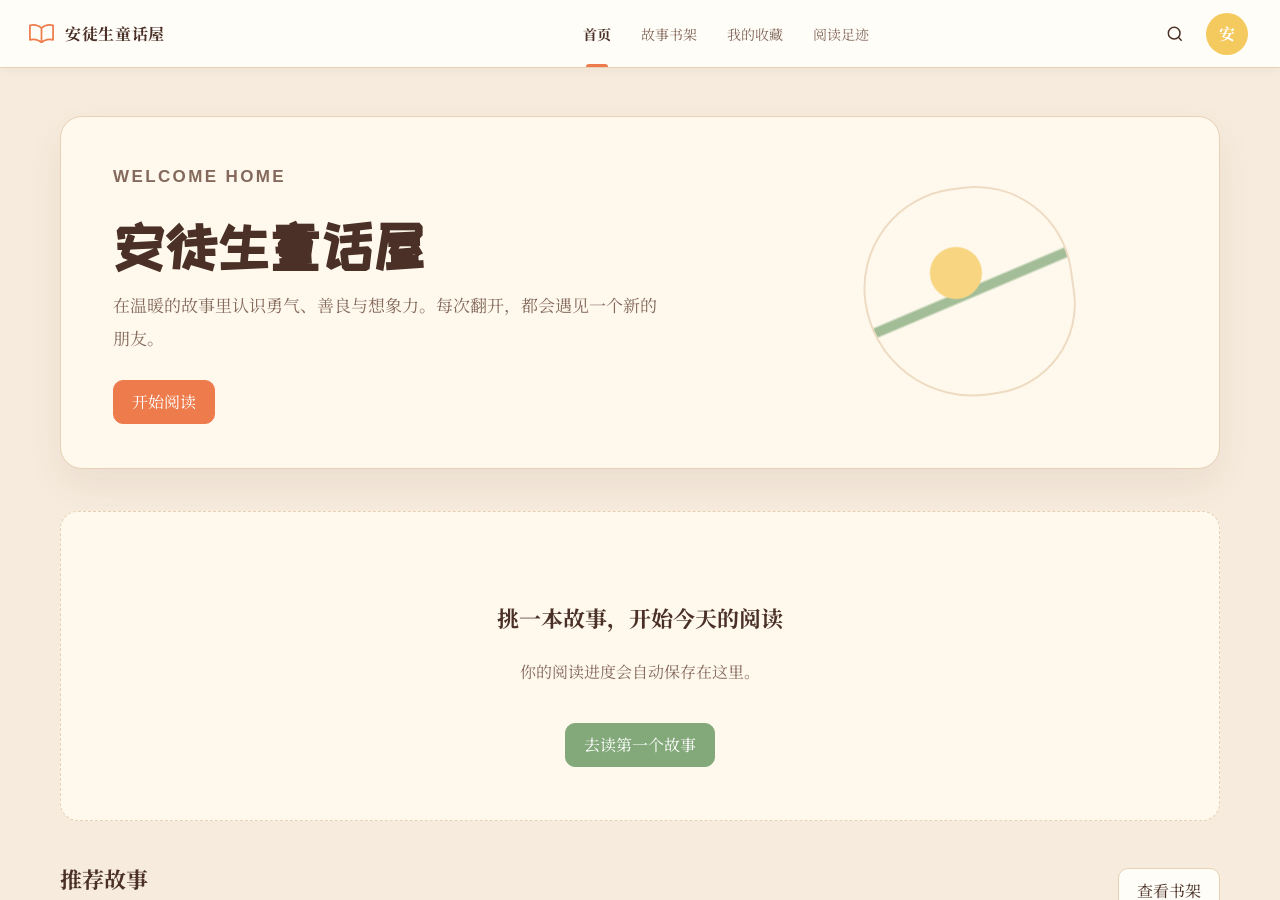
<file: index.html>
<!DOCTYPE html>
<html lang="zh-CN">
<head>
<meta charset="UTF-8">
<meta name="viewport" content="width=device-width, initial-scale=1.0">
<title>安徒生童话世界 — 沉浸式儿童阅读</title>
<link rel="icon" href="data:image/svg+xml,%3Csvg xmlns='http://www.w3.org/2000/svg' viewBox='0 0 32 32'%3E%3Crect width='32' height='32' rx='8' fill='%23EE7B4B'/%3E%3Cpath d='M7 8c5-1 9 0 9 3v13c0-3-4-4-9-3V8Zm18 0c-5-1-9 0-9 3v13c0-3 4-4 9-3V8Z' fill='none' stroke='white' stroke-width='2'/%3E%3C/svg%3E">
<link href="https://fonts.googleapis.com/css2?family=Noto+Serif+SC:wght@400;600;700&family=ZCOOL+KuaiLe&display=swap" rel="stylesheet">
<link rel="stylesheet" href="app.css">
<style>
/* ============================================================
   CSS VARIABLES
   ============================================================ */
:root {
  --cream: #FFF8E7;
  --warm-beige: #F5E6D3;
  --pale-gold: #D4A853;
  --light-wood: #C4A882;
  --dark-wood: #8B6914;
  --starry-blue: #1a2a3a;
  --mist-blue: #B8C9D5;
  --blush-pink: #F0D5D5;
  --text-primary: #3E2723;
  --text-secondary: #5D4037;
  --card-bg: rgba(255, 248, 231, 0.78);
  --glow-warm: rgba(212, 168, 83, 0.25);
  --sidebar-bg: linear-gradient(180deg, #5C3D2E 0%, #8B6914 30%, #A0825A 60%, #6B4F32 100%);
  --sidebar-width: 280px;
  --font-size-sm: 16px;
  --font-size-md: 19px;
  --font-size-lg: 22px;
  --line-height: 2;
  --transition-slow: 0.6s cubic-bezier(0.4, 0, 0.2, 1);
  --transition-med: 0.35s cubic-bezier(0.4, 0, 0.2, 1);
  --transition-fast: 0.2s ease;
}

/* Night mode */
body.night {
  --cream: #1a1a2e;
  --warm-beige: #16213e;
  --text-primary: #E8D5A3;
  --text-secondary: #C4A882;
  --card-bg: rgba(26, 26, 46, 0.82);
  --glow-warm: rgba(232, 213, 163, 0.2);
  --starry-blue: #0a0a1a;
}

/* ============================================================
   RESET & BASE
   ============================================================ */
*, *::before, *::after { box-sizing: border-box; margin: 0; padding: 0; }

html, body {
  height: 100%;
  overflow: hidden;
  font-family: 'Noto Serif SC', 'SimSun', 'STSong', serif;
  color: var(--text-primary);
  background: var(--starry-blue);
  -webkit-font-smoothing: antialiased;
  user-select: none;
}

body { opacity: 0; transition: opacity 0.4s ease; }
body.loaded { opacity: 1; }

/* Scrollbar */
::-webkit-scrollbar { width: 6px; }
::-webkit-scrollbar-track { background: transparent; }
::-webkit-scrollbar-thumb { background: var(--light-wood); border-radius: 3px; }

/* ============================================================
   WELCOME OVERLAY
   ============================================================ */
#welcome-overlay {
  position: fixed; inset: 0; z-index: 9999;
  display: flex; flex-direction: column; align-items: center; justify-content: center;
  background: radial-gradient(ellipse at center, #1a2a3a 0%, #0a0f18 70%);
  transition: opacity 1s ease, visibility 1s ease;
}
#welcome-overlay.hidden { opacity: 0; visibility: hidden; pointer-events: none; }

.welcome-stars {
  position: absolute; inset: 0; overflow: hidden;
}
.welcome-star {
  position: absolute;
  width: 2px; height: 2px;
  background: #fff;
  border-radius: 50%;
  animation: twinkle var(--dur) ease-in-out infinite;
  animation-delay: var(--delay);
  opacity: 0;
}
@keyframes twinkle {
  0%, 100% { opacity: 0.2; transform: scale(1); }
  50% { opacity: 1; transform: scale(1.8); }
}

.book-container {
  perspective: 1200px;
  margin-bottom: 40px;
}
.book {
  width: 280px; height: 360px;
  position: relative;
  transform-style: preserve-3d;
  animation: bookAppear 1.2s ease forwards;
}
@keyframes bookAppear {
  0% { transform: rotateY(90deg) scale(0.3); opacity: 0; }
  60% { transform: rotateY(-10deg) scale(1.05); opacity: 1; }
  100% { transform: rotateY(0) scale(1); opacity: 1; }
}
.book-cover {
  width: 100%; height: 100%;
  background: linear-gradient(135deg, #8B4513 0%, #A0522D 30%, #6B3410 60%, #8B4513 100%);
  border-radius: 8px 20px 20px 8px;
  box-shadow: 0 20px 60px rgba(0,0,0,0.5), 0 0 40px rgba(212,168,83,0.3);
  position: relative;
  overflow: hidden;
  border: 3px solid #D4A853;
}
.book-cover::before {
  content: '';
  position: absolute; inset: 10px;
  border: 2px solid rgba(212,168,83,0.5);
  border-radius: 4px 14px 14px 4px;
}
.book-cover::after {
  content: '📖';
  position: absolute;
  top: 50%; left: 50%;
  transform: translate(-50%, -50%);
  font-size: 80px;
  filter: drop-shadow(0 4px 8px rgba(0,0,0,0.3));
}
.book-spine {
  position: absolute; left: 0; top: 0; bottom: 0;
  width: 24px;
  background: linear-gradient(90deg, #5C3D2E, #8B6914, #5C3D2E);
  border-radius: 8px 0 0 8px;
}
.book-glow {
  position: absolute; inset: -20px;
  background: radial-gradient(ellipse, rgba(212,168,83,0.4) 0%, transparent 70%);
  animation: glowPulse 3s ease-in-out infinite;
}
@keyframes glowPulse {
  0%, 100% { opacity: 0.5; }
  50% { opacity: 1; }
}

.welcome-title {
  font-family: 'ZCOOL KuaiLe', 'Noto Serif SC', cursive;
  font-size: 42px;
  color: #E8D5A3;
  text-shadow: 0 0 20px rgba(212,168,83,0.5), 0 2px 4px rgba(0,0,0,0.5);
  margin-bottom: 12px;
  animation: fadeInUp 0.8s 0.6s ease both;
  text-align: center;
}
.welcome-subtitle {
  font-size: 18px;
  color: #C4A882;
  letter-spacing: 4px;
  margin-bottom: 40px;
  animation: fadeInUp 0.8s 0.9s ease both;
}
.welcome-btn {
  padding: 16px 48px;
  font-size: 20px;
  font-family: 'ZCOOL KuaiLe', 'Noto Serif SC', cursive;
  color: #FFF8E7;
  background: linear-gradient(135deg, #8B6914, #D4A853, #8B6914);
  border: none;
  border-radius: 50px;
  cursor: pointer;
  box-shadow: 0 8px 24px rgba(139,105,20,0.4);
  transition: all 0.3s ease;
  animation: fadeInUp 0.8s 1.2s ease both;
  letter-spacing: 2px;
}
.welcome-btn:hover {
  transform: translateY(-3px);
  box-shadow: 0 12px 32px rgba(212,168,83,0.5);
}
@keyframes fadeInUp {
  from { opacity: 0; transform: translateY(30px); }
  to { opacity: 1; transform: translateY(0); }
}

/* Floating particles on welcome */
.welcome-particle {
  position: absolute;
  pointer-events: none;
  animation: floatUp var(--dur) linear infinite;
  animation-delay: var(--delay);
  opacity: 0;
  font-size: var(--size);
}
@keyframes floatUp {
  0% { opacity: 0; transform: translateY(100vh) rotate(0deg); }
  10% { opacity: 0.8; }
  90% { opacity: 0.8; }
  100% { opacity: 0; transform: translateY(-10vh) rotate(360deg); }
}

/* ============================================================
   MAIN CONTAINER
   ============================================================ */
#main-app {
  display: grid;
  grid-template-columns: var(--sidebar-width) 1fr;
  height: 100vh;
  opacity: 0;
  transition: opacity 0.8s ease;
}
#main-app.visible { opacity: 1; }

/* ============================================================
   SIDEBAR
   ============================================================ */
#sidebar {
  background: linear-gradient(180deg, #4A2C1A 0%, #6B4F32 5%, #8B6914 25%, #A0825A 55%, #6B4F32 95%, #3E1F0D 100%);
  display: flex;
  flex-direction: column;
  border-right: 3px solid #5C3D2E;
  box-shadow: 4px 0 20px rgba(0,0,0,0.3);
  position: relative;
  z-index: 10;
  overflow: hidden;
}
#sidebar::before {
  content: '';
  position: absolute; inset: 0;
  background:
    repeating-linear-gradient(0deg, transparent, transparent 8px, rgba(255,255,255,0.015) 8px, rgba(255,255,255,0.015) 9px),
    repeating-linear-gradient(90deg, transparent, transparent 40px, rgba(0,0,0,0.05) 40px, rgba(0,0,0,0.05) 41px);
  pointer-events: none;
}
/* Wood knots */
#sidebar::after {
  content: '';
  position: absolute; inset: 0; pointer-events: none;
  background:
    radial-gradient(circle at 30% 15%, rgba(0,0,0,0.15) 0%, transparent 20px),
    radial-gradient(circle at 70% 40%, rgba(0,0,0,0.1) 0%, transparent 15px),
    radial-gradient(circle at 25% 70%, rgba(0,0,0,0.12) 0%, transparent 18px),
    radial-gradient(circle at 65% 85%, rgba(0,0,0,0.1) 0%, transparent 14px);
}

.sidebar-header {
  padding: 24px 20px 16px;
  text-align: center;
  position: relative;
  z-index: 1;
  border-bottom: 2px solid rgba(212,168,83,0.3);
}
.sidebar-header h2 {
  font-family: 'ZCOOL KuaiLe', cursive;
  font-size: 24px;
  color: #FFE8C0;
  text-shadow: 0 0 12px rgba(255,232,192,0.4);
  letter-spacing: 2px;
}
.sidebar-header .lamp-icon {
  font-size: 28px;
  display: block;
  margin-bottom: 4px;
  animation: glowPulse 3s ease-in-out infinite;
}

.story-list {
  flex: 1;
  overflow-y: auto;
  padding: 8px 12px 16px;
  position: relative;
  z-index: 1;
}
.story-item {
  display: flex;
  align-items: center;
  gap: 12px;
  padding: 12px 14px;
  margin-bottom: 3px;
  border-radius: 10px;
  cursor: pointer;
  transition: all 0.3s ease;
  color: #FFE8C0;
  font-size: 15px;
  position: relative;
  border: 1px solid transparent;
}
.story-item:hover {
  background: rgba(255,255,255,0.1);
  transform: translateX(4px) scale(1.02);
  border-color: rgba(212,168,83,0.3);
}
.story-item.active {
  background: rgba(212,168,83,0.2);
  border-color: rgba(212,168,83,0.6);
  box-shadow: 0 0 16px rgba(212,168,83,0.25), inset 0 0 12px rgba(212,168,83,0.1);
  font-weight: 600;
}
.story-item .icon {
  font-size: 22px;
  width: 32px;
  text-align: center;
  flex-shrink: 0;
}
.story-item .name {
  white-space: nowrap;
  overflow: hidden;
  text-overflow: ellipsis;
}
.story-item.active::before {
  content: '✨';
  position: absolute;
  right: 10px;
  font-size: 12px;
  animation: twinkle 2s ease-in-out infinite;
}

/* ============================================================
   CONTENT AREA
   ============================================================ */
#content-area {
  position: relative;
  display: flex;
  align-items: center;
  justify-content: center;
  overflow: hidden;
  background: var(--starry-blue);
}

/* Canvas layers */
.canvas-layer {
  position: absolute; inset: 0;
  pointer-events: none;
}
#bg-canvas { z-index: 0; }
#particle-canvas { z-index: 1; }

/* Ambient light overlay */
.ambient-light {
  position: absolute; inset: 0; z-index: 2; pointer-events: none;
  background: radial-gradient(ellipse at 70% 30%, rgba(255,232,192,0.08) 0%, transparent 60%),
              radial-gradient(ellipse at 30% 70%, rgba(180,200,220,0.06) 0%, transparent 50%);
  transition: background 1s ease;
}
body.night .ambient-light {
  background: radial-gradient(ellipse at 70% 30%, rgba(212,168,83,0.06) 0%, transparent 60%),
              radial-gradient(ellipse at 30% 70%, rgba(100,150,200,0.04) 0%, transparent 50%);
}

/* ============================================================
   READING CARD
   ============================================================ */
.reading-card-wrapper {
  position: relative;
  z-index: 5;
  width: 85%;
  max-width: 800px;
  height: 85%;
  animation: cardIn 0.8s ease;
}
@keyframes cardIn {
  from { opacity: 0; transform: translateY(20px) scale(0.96); }
  to { opacity: 1; transform: translateY(0) scale(1); }
}
.reading-card-wrapper.page-flip {
  animation: pageFlip 0.5s ease;
}
@keyframes pageFlip {
  0% { opacity: 0; transform: perspective(800px) rotateY(-15deg) scale(0.9); }
  100% { opacity: 1; transform: perspective(800px) rotateY(0) scale(1); }
}

.reading-card {
  background: var(--card-bg);
  backdrop-filter: blur(24px);
  -webkit-backdrop-filter: blur(24px);
  border-radius: 24px;
  box-shadow:
    0 8px 32px rgba(0,0,0,0.12),
    0 0 0 1px rgba(255,255,255,0.15),
    inset 0 1px 0 rgba(255,255,255,0.1);
  height: 100%;
  display: flex;
  flex-direction: column;
  overflow: hidden;
  transition: background 0.5s ease, box-shadow 0.5s ease;
  animation: cardGlow 4s ease-in-out infinite;
}
@keyframes cardGlow {
  0%, 100% { box-shadow: 0 8px 32px rgba(0,0,0,0.12), 0 0 0 1px rgba(255,255,255,0.15), 0 0 20px rgba(212,168,83,0.1); }
  50% { box-shadow: 0 8px 32px rgba(0,0,0,0.12), 0 0 0 1px rgba(255,255,255,0.15), 0 0 32px rgba(212,168,83,0.2); }
}

.card-header {
  padding: 28px 36px 16px;
  border-bottom: 1px solid rgba(139,105,20,0.15);
  flex-shrink: 0;
}
.card-header .story-title {
  font-family: 'ZCOOL KuaiLe', 'Noto Serif SC', cursive;
  font-size: 30px;
  color: var(--text-primary);
  margin-bottom: 4px;
}
.card-header .story-subtitle {
  font-size: 14px;
  color: var(--text-secondary);
  font-style: italic;
  letter-spacing: 1px;
}
.card-header .story-summary {
  font-size: 14px;
  color: var(--text-secondary);
  margin-top: 8px;
  line-height: 1.6;
  opacity: 0.8;
}

.card-body {
  flex: 1;
  overflow-y: auto;
  padding: 24px 36px 36px;
  font-size: var(--font-size-md);
  line-height: var(--line-height);
  color: var(--text-primary);
}
.card-body p {
  margin-bottom: 1.2em;
  text-indent: 2em;
  text-align: justify;
}

/* ============================================================
   CONTROLS BAR
   ============================================================ */
.controls-bar {
  position: absolute;
  bottom: 20px;
  right: 20px;
  z-index: 10;
  display: flex;
  gap: 10px;
  align-items: center;
}
.control-btn {
  width: 44px; height: 44px;
  border-radius: 50%;
  border: 1px solid rgba(139,105,20,0.2);
  background: var(--card-bg);
  backdrop-filter: blur(10px);
  -webkit-backdrop-filter: blur(10px);
  cursor: pointer;
  font-size: 20px;
  display: flex;
  align-items: center;
  justify-content: center;
  transition: all 0.3s ease;
  color: var(--text-primary);
  box-shadow: 0 2px 8px rgba(0,0,0,0.08);
}
.control-btn:hover {
  transform: translateY(-2px);
  box-shadow: 0 4px 16px rgba(0,0,0,0.15);
  border-color: rgba(212,168,83,0.4);
}
.control-btn.active {
  background: rgba(212,168,83,0.25);
  border-color: rgba(212,168,83,0.5);
}

/* Font size badge */
.font-size-badge {
  position: absolute;
  top: -6px; right: -6px;
  font-size: 10px;
  background: var(--pale-gold);
  color: #fff;
  width: 18px; height: 18px;
  border-radius: 50%;
  display: flex;
  align-items: center;
  justify-content: center;
}

/* Reading progress */
.reading-progress {
  position: absolute;
  bottom: 0; left: 0; right: 0;
  height: 3px;
  background: rgba(139,105,20,0.1);
  z-index: 10;
}
.reading-progress-bar {
  height: 100%;
  background: linear-gradient(90deg, transparent, var(--pale-gold), var(--pale-gold));
  transition: width 0.3s ease;
}

/* Welcome back / last read indicator */
.last-read-indicator {
  position: absolute;
  top: 20px;
  right: 20px;
  z-index: 10;
  font-size: 12px;
  color: var(--text-secondary);
  opacity: 0.7;
  background: var(--card-bg);
  backdrop-filter: blur(10px);
  padding: 6px 14px;
  border-radius: 20px;
  border: 1px solid rgba(139,105,20,0.15);
}

/* ============================================================
   MOBILE MENU TOGGLE
   ============================================================ */
.mobile-menu-btn {
  display: none;
  position: fixed;
  top: 14px;
  left: 14px;
  z-index: 100;
  width: 44px; height: 44px;
  border-radius: 50%;
  border: 1px solid rgba(139,105,20,0.3);
  background: var(--card-bg);
  backdrop-filter: blur(10px);
  cursor: pointer;
  font-size: 22px;
  color: var(--text-primary);
  align-items: center;
  justify-content: center;
  box-shadow: 0 2px 12px rgba(0,0,0,0.1);
}

/* Sidebar overlay for mobile */
.sidebar-overlay {
  display: none;
  position: fixed; inset: 0;
  background: rgba(0,0,0,0.4);
  z-index: 49;
}

/* ============================================================
   CLOUD ELEMENTS
   ============================================================ */
.cloud {
  position: absolute; z-index: 3; pointer-events: none;
  background: rgba(255,255,255,0.15);
  border-radius: 50%;
  animation: cloudDrift var(--dur) linear infinite;
  animation-delay: var(--delay);
}
.cloud::before, .cloud::after {
  content: '';
  position: absolute;
  background: inherit;
  border-radius: 50%;
}
.cloud::before { width: 60%; height: 60%; top: -30%; left: 10%; }
.cloud::after { width: 50%; height: 50%; top: -20%; right: 10%; }
@keyframes cloudDrift {
  from { transform: translateX(-120%); }
  to { transform: translateX(calc(100vw + 120%)); }
}

/* ============================================================
   MOON
   ============================================================ */
.moon {
  position: absolute; top: 40px; right: 60px;
  width: 70px; height: 70px;
  border-radius: 50%;
  background: radial-gradient(circle at 35% 35%, #FFFDE7, #FFE082 60%, transparent 70%);
  box-shadow: 0 0 40px rgba(255,224,130,0.4), 0 0 80px rgba(255,224,130,0.2), 0 0 120px rgba(255,224,130,0.1);
  z-index: 3; pointer-events: none;
  animation: moonGlow 5s ease-in-out infinite;
}
@keyframes moonGlow {
  0%, 100% { box-shadow: 0 0 40px rgba(255,224,130,0.4), 0 0 80px rgba(255,224,130,0.2); }
  50% { box-shadow: 0 0 50px rgba(255,224,130,0.5), 0 0 100px rgba(255,224,130,0.3); }
}

/* ============================================================
   RESPONSIVE
   ============================================================ */
@media (max-width: 768px) {
  :root { --sidebar-width: 0px; }

  .mobile-menu-btn { display: flex; }

  #main-app {
    grid-template-columns: 1fr;
  }

  #sidebar {
    position: fixed; left: 0; top: 0; bottom: 0;
    width: 280px;
    transform: translateX(-100%);
    transition: transform 0.35s ease;
    z-index: 50;
  }
  #sidebar.open { transform: translateX(0); }

  .sidebar-overlay.show { display: block; }

  .reading-card-wrapper {
    width: 92%;
    height: 88%;
    margin-top: 30px;
  }
  .card-header { padding: 20px 24px 12px; }
  .card-header .story-title { font-size: 24px; }
  .card-body { padding: 16px 24px 24px; font-size: var(--font-size-sm); }

  .welcome-title { font-size: 28px; }
  .welcome-subtitle { font-size: 14px; }
  .book { width: 200px; height: 260px; }
  .book-cover::after { font-size: 56px; }

  .moon { width: 50px; height: 50px; top: 20px; right: 20px; }
  .controls-bar { bottom: 12px; right: 12px; gap: 8px; }
  .control-btn { width: 38px; height: 38px; font-size: 17px; }
}

@media (max-width: 480px) {
  .reading-card-wrapper { width: 96%; height: 85%; }
  .card-header .story-title { font-size: 21px; }
  .card-body { font-size: var(--font-size-sm); padding: 12px 18px 18px; }
  .welcome-title { font-size: 24px; padding: 0 20px; }
}
</style>
<style id="reading-page-redesign">
:root {
  --page: #F6EBDD; --nav: #FFFDF7; --paper: #FFF9ED; --ink: #4A3026;
  --body-ink: #4A403A; --muted: #84695C; --coral: #EE7B4B; --yellow: #F4C95D;
  --sage: #83A97A; --selected: #FBE3C7; --line: #E8D1B4; --sidebar: 270px;
  --reader-size: 21px; --reader-leading: 1.95;
}
* { box-sizing: border-box; }
html, body { min-height: 100%; overflow: hidden; }
body { margin: 0; opacity: 1 !important; background: var(--page) !important; color: var(--ink); font-family: "Noto Serif SC", "Songti SC", "STSong", serif; user-select: text; }
button { font: inherit; }
#welcome-overlay, .canvas-layer, .ambient-light, .moon, #clouds-container, .last-read-indicator { display: none !important; }
#main-app { display: grid; grid-template-rows: 68px 1fr; grid-template-columns: var(--sidebar) 1fr; height: 100vh; opacity: 1 !important; background: var(--page); }
.topbar { grid-column: 1 / -1; height: 68px; display: grid; grid-template-columns: var(--sidebar) 1fr auto; align-items: center; gap: 24px; padding: 0 32px 0 28px; background: var(--nav); border-bottom: 1px solid var(--line); box-shadow: 0 2px 10px rgba(103,74,48,.05); z-index: 20; }
.brand { display: inline-flex; align-items: center; gap: 10px; color: var(--ink); font-weight: 700; letter-spacing: .04em; white-space: nowrap; }
.brand-mark { width: 27px; height: 24px; color: var(--coral); }
.top-nav { display: flex; align-items: center; justify-content: center; gap: 30px; height: 100%; }
.top-nav a { position: relative; display: inline-flex; align-items: center; height: 100%; color: var(--muted); text-decoration: none; font-size: 14px; }
.top-nav a.active { color: var(--ink); font-weight: 700; }
.top-nav a.active::after { content: ""; position: absolute; left: 3px; right: 3px; bottom: 0; height: 3px; background: var(--coral); border-radius: 3px 3px 0 0; }
.top-actions { display: flex; align-items: center; gap: 10px; }
.icon-btn, .avatar-btn { width: 42px; height: 42px; border: 1px solid transparent; border-radius: 12px; background: transparent; color: var(--ink); display: grid; place-items: center; cursor: pointer; transition: transform .18s ease, background .18s ease, border-color .18s ease; }
.icon-btn:hover, .avatar-btn:hover { background: var(--selected); border-color: var(--line); transform: translateY(-1px); }
.avatar-btn { background: #F4C95D; color: #fff; border-radius: 50%; font-weight: 700; }
#sidebar { grid-row: 2; grid-column: 1; width: var(--sidebar); padding: 28px 16px 20px; background: #F8EEDF; border-right: 1px solid var(--line); box-shadow: none; position: relative; z-index: 10; overflow: hidden; }
#sidebar::before, #sidebar::after { display: none; }
.sidebar-header { padding: 0 10px 18px; text-align: left; border-bottom: 1px solid var(--line); }
.sidebar-header h2 { margin: 0; color: var(--ink); font-family: inherit; font-size: 18px; letter-spacing: .06em; text-shadow: none; }
.sidebar-header .lamp-icon { display: none; }
.story-list { height: calc(100% - 52px); overflow-y: auto; padding: 16px 0 20px; }
.story-item { min-height: 64px; display: flex; align-items: center; gap: 12px; margin: 3px 0; padding: 8px 10px 8px 14px; color: var(--muted); border: 0; border-radius: 10px; position: relative; cursor: pointer; transition: transform .2s ease, background .2s ease, color .2s ease; }
.story-item:hover { background: #FFF8E8; transform: translateX(3px); color: var(--ink); }
.story-item.active { background: var(--selected); color: var(--ink); font-weight: 700; }
.story-item.active::before { content: ""; position: absolute; left: 0; top: 13px; bottom: 13px; width: 4px; border-radius: 0 3px 3px 0; background: var(--coral); }
.story-item.active::after { content: ""; position: absolute; right: 12px; top: 0; width: 10px; height: 19px; background: var(--coral); clip-path: polygon(0 0, 100% 0, 100% 100%, 50% 72%, 0 100%); animation: bookmarkDrop .4s ease both; }
.story-cover { width: 40px; height: 48px; flex: 0 0 40px; border: 1px solid #DDBF9E; border-radius: 6px 7px 5px 5px; background: #F4C95D; position: relative; overflow: hidden; box-shadow: 2px 2px 0 rgba(133,91,55,.08); }
.story-cover::before { content: ""; position: absolute; width: 24px; height: 14px; left: 8px; top: 17px; border: 2px solid rgba(255,255,255,.8); border-radius: 50%; transform: rotate(-12deg); }
.story-cover::after { content: ""; position: absolute; width: 8px; height: 8px; left: 16px; top: 10px; border-radius: 50%; background: rgba(255,255,255,.8); }
.story-item:nth-child(3n) .story-cover { background: var(--coral); } .story-item:nth-child(3n+1) .story-cover { background: var(--sage); } .story-item:nth-child(4n) .story-cover { background: #D99B7B; }
.story-meta { min-width: 0; display: grid; gap: 4px; }.story-item .name { font-size: 14px; white-space: nowrap; overflow: hidden; text-overflow: ellipsis; }.story-status { color: #A68B7A; font: 11px/1.2 "Noto Sans SC", sans-serif; }
#content-area { grid-row: 2; grid-column: 2; min-width: 0; min-height: 0; display: flex; align-items: stretch; justify-content: center; position: relative; overflow: hidden; padding: 34px 42px 30px; background: var(--page); }
#content-area::before, #content-area::after { content: ""; position: absolute; pointer-events: none; opacity: .55; }
#content-area::before { width: 12px; height: 12px; top: 42px; right: 6%; border: 2px solid var(--yellow); transform: rotate(18deg); box-shadow: 18px 12px 0 -2px var(--sage); }
#content-area::after { width: 72px; height: 20px; left: 5%; bottom: 12%; border-top: 2px solid #D9AE8A; border-radius: 50%; transform: rotate(-8deg); }
.reading-card-wrapper { width: min(960px, 100%); height: 100%; position: relative; z-index: 3; animation: paperRise .55s ease both; }
.reading-card { height: 100%; display: flex; flex-direction: column; overflow: hidden; background: var(--paper); border: 1px solid var(--line); border-radius: 22px; box-shadow: 0 16px 35px rgba(113,75,45,.10), 0 2px 5px rgba(113,75,45,.05); }
.card-header { display: grid; grid-template-columns: 1fr minmax(190px, 240px); gap: 22px; align-items: end; padding: 34px 54px 22px; border-bottom: 1px solid #F0DEC8; flex-shrink: 0; }
.card-header::after { content: ""; position: absolute; }
.card-header .story-title { margin: 0 0 10px; color: var(--ink); font-family: "ZCOOL KuaiLe", "Noto Serif SC", serif; font-size: 34px; font-weight: 600; letter-spacing: .04em; }
.story-kicker { display: flex; gap: 14px; color: var(--muted); font: 13px/1.4 "Noto Sans SC", sans-serif; }.story-kicker span + span { padding-left: 14px; border-left: 1px solid var(--line); }
.story-summary, .story-subtitle { display: none; }
.progress-wrap { display: grid; gap: 9px; align-self: center; width: 100%; }.progress-label { display: flex; justify-content: space-between; color: var(--muted); font: 12px "Noto Sans SC", sans-serif; }.progress-track { height: 8px; border-radius: 10px; background: #F2E5D2; position: relative; overflow: visible; }.reading-progress-bar { height: 100%; border-radius: inherit; background: var(--sage); transition: width .25s ease; position: relative; }.reading-progress-bar::after { content: ""; position: absolute; right: -5px; top: 50%; width: 12px; height: 12px; border-radius: 50%; background: var(--yellow); border: 2px solid var(--paper); transform: translateY(-50%); }
.card-body { width: min(740px, calc(100% - 80px)); margin: 0 auto; flex: 1; overflow-y: auto; padding: 26px 0 34px; font-size: var(--reader-size); line-height: var(--reader-leading); color: var(--body-ink); scrollbar-width: thin; scrollbar-color: #D8B99A transparent; }.card-body p { margin: 0 0 1.25em; text-indent: 2em; text-align: left; }.card-body p:last-child { margin-bottom: 0; }
.reading-tools { display: grid; grid-template-columns: 1fr auto 1fr; align-items: center; gap: 16px; padding: 16px 28px 18px; border-top: 1px solid #F0DEC8; background: rgba(255,253,247,.7); flex-shrink: 0; }.tool-group { display: flex; align-items: center; gap: 8px; }.tool-group:last-child { justify-content: flex-end; }.tool-btn { min-height: 44px; display: inline-flex; align-items: center; justify-content: center; gap: 7px; padding: 0 13px; border: 1px solid var(--line); border-radius: 10px; background: transparent; color: var(--muted); cursor: pointer; font-size: 13px; transition: transform .15s ease, background .15s ease, border-color .15s ease; }.tool-btn:hover { background: #FFF8E8; border-color: #DDB994; color: var(--ink); }.tool-btn:active { transform: translateY(2px); }.tool-btn.primary { background: var(--sage); border-color: var(--sage); color: white; }.tool-btn.next { background: var(--coral); border-color: var(--coral); color: white; }.tool-btn svg { width: 17px; height: 17px; stroke: currentColor; fill: none; stroke-width: 1.8; stroke-linecap: round; stroke-linejoin: round; }.tool-btn.reading svg { animation: soundWave 1.2s ease-in-out infinite; }
.mobile-menu-btn { display: none; }.sidebar-overlay { display: none; }
body.night { --page: #3A302D; --nav: #453A35; --paper: #50443D; --ink: #F7EAD4; --body-ink: #F0E3D0; --muted: #CDB7A0; --selected: #685448; --line: #765F50; }.night #sidebar { background: #40342F; border-color: var(--line); }.night .reading-tools { background: rgba(69,57,51,.8); border-color: var(--line); }.night .card-header { border-color: var(--line); }.night .progress-track { background: #6B594D; }.night .story-status { color: #BCA18B; }.night .icon-btn:hover, .night .avatar-btn:hover, .night .tool-btn:hover { background: #675449; }
@keyframes paperRise { from { opacity: 0; transform: translateY(12px); } to { opacity: 1; transform: translateY(0); } } @keyframes bookmarkDrop { from { transform: translateY(-8px); opacity: 0; } to { transform: translateY(0); opacity: 1; } } @keyframes soundWave { 0%,100% { transform: scaleY(.65); } 50% { transform: scaleY(1.15); } }
@media (prefers-reduced-motion: reduce) { *, *::before, *::after { animation-duration: .01ms !important; transition-duration: .01ms !important; } }
@media (max-width: 900px) { :root { --sidebar: 238px; } .topbar { padding-right: 18px; gap: 12px; }.top-nav { gap: 16px; }.top-nav a { font-size: 13px; }.card-header { padding-left: 36px; padding-right: 36px; }.card-body { width: min(740px, calc(100% - 56px)); } }
@media (max-width: 700px) { html, body { overflow: hidden; }.topbar { grid-template-columns: 1fr auto; height: 62px; padding: 0 16px; }.brand { font-size: 14px; }.top-nav { display: none; }.top-actions .avatar-btn { display: none; }.mobile-menu-btn { display: grid; position: fixed; left: 14px; top: 71px; z-index: 31; width: 44px; height: 44px; border: 1px solid var(--line); border-radius: 12px; background: var(--nav); color: var(--ink); box-shadow: 0 4px 12px rgba(88,56,31,.1); cursor: pointer; }.mobile-menu-btn svg { width: 20px; }.sidebar-overlay { display: block; position: fixed; inset: 62px 0 0; background: rgba(53,36,27,.25); z-index: 24; opacity: 0; pointer-events: none; transition: opacity .25s ease; }.sidebar-overlay.show { opacity: 1; pointer-events: auto; } #main-app { grid-template-columns: 1fr; grid-template-rows: 62px 1fr; }.reading-card-wrapper { width: 100%; }.reading-card { border-radius: 16px; }.card-header { grid-template-columns: 1fr; gap: 16px; padding: 58px 22px 18px; }.card-header .story-title { font-size: 28px; }.progress-wrap { max-width: 100%; }.card-body { width: calc(100% - 40px); padding: 22px 0 28px; font-size: 19px; line-height: 1.9; }.reading-tools { grid-template-columns: 1fr auto 1fr; padding: 12px 12px 14px; gap: 4px; }.tool-btn { padding: 0 9px; font-size: 12px; }.tool-btn span { display: none; }.tool-group { gap: 4px; } #content-area { grid-column: 1; padding: 10px 10px 12px; } #sidebar { position: fixed; left: 0; top: 62px; bottom: 0; width: min(290px, 86vw); transform: translateX(-105%); transition: transform .28s ease; z-index: 30; box-shadow: 8px 0 22px rgba(73,46,28,.12); } #sidebar.open { transform: translateX(0); } }
@media (max-width: 390px) { .card-header { padding-left: 18px; padding-right: 18px; }.card-body { width: calc(100% - 32px); font-size: 18px; }.tool-btn { min-width: 44px; }.reading-tools { padding-left: 8px; padding-right: 8px; } }
</style>
</head>
<body>

<div id="main-app">
  <header class="topbar">
    <div class="brand">
      <svg class="brand-mark" viewBox="0 0 28 24" aria-hidden="true"><path d="M14 21c-3-3-7-4-12-3V3c5-1 9 0 12 3m0 15c3-3 7-4 12-3V3c-5-1-9 0-12 3m0 0v15" fill="none" stroke="currentColor" stroke-width="1.8" stroke-linejoin="round"/></svg>
      <span>安徒生童话屋</span>
    </div>
    <nav class="top-nav" aria-label="主导航">
      <a href="#/" data-nav="home">首页</a><a href="#/stories" data-nav="stories">故事书架</a><a href="#/favorites" data-nav="favorites">我的收藏</a><a href="#/history" data-nav="history">阅读足迹</a>
    </nav>
    <div class="top-actions">
      <button class="icon-btn" id="btn-search" aria-label="搜索故事" title="搜索"><svg width="20" height="20" viewBox="0 0 24 24" fill="none" stroke="currentColor" stroke-width="1.8"><circle cx="11" cy="11" r="7"/><path d="m20 20-4-4"/></svg></button>
      <button class="avatar-btn" aria-label="用户中心" title="用户中心">安</button>
      <button class="mobile-nav-btn" id="nav-toggle" aria-label="打开导航菜单" aria-controls="mobile-nav"><svg viewBox="0 0 24 24" fill="none" stroke-width="1.8"><path d="M4 6h16M4 12h16M4 18h16"/></svg></button>
    </div>
  </header>
  <nav class="mobile-nav" id="mobile-nav" aria-label="移动导航"><a href="#/" data-nav="home">首页</a><a href="#/stories" data-nav="stories">故事书架</a><a href="#/favorites" data-nav="favorites">我的收藏</a><a href="#/history" data-nav="history">阅读足迹</a></nav>
  <div class="nav-backdrop" id="nav-backdrop"></div>
  <button class="mobile-menu-btn" id="menu-toggle" aria-label="打开故事书架" title="故事书架"><svg viewBox="0 0 24 24" fill="none" stroke="currentColor" stroke-width="1.8"><path d="M4 5h16M4 12h16M4 19h16"/></svg></button>
  <div class="sidebar-overlay" id="sidebar-overlay"></div>
  <aside id="sidebar">
    <div class="sidebar-header">
      <h2>故事书架</h2>
    </div>
    <nav class="story-list" id="story-list" aria-label="故事列表"></nav>
  </aside>
  <main id="content-area">
    <canvas class="canvas-layer" id="bg-canvas" aria-hidden="true"></canvas><canvas class="canvas-layer" id="particle-canvas" aria-hidden="true"></canvas>
    <div class="reading-card-wrapper" id="card-wrapper">
      <div class="reading-card" id="reading-card">
        <div class="card-header">
          <div><h1 class="story-title" id="story-title">海的女儿</h1><div class="story-kicker"><span>第1章</span><span id="progress-text">阅读进度 18%</span><span id="time-left">预计剩余 6 分钟</span></div></div>
          <div class="progress-wrap"><div class="progress-label"><span>本章进度</span><span id="progress-percent">18%</span></div><div class="progress-track"><div class="reading-progress-bar" id="progress-bar" style="width:18%"></div></div></div>
        </div>
        <article class="card-body" id="card-body" tabindex="0"></article>
        <footer class="reading-tools" aria-label="阅读工具">
          <div class="tool-group"><button class="tool-btn" id="btn-prev"><svg viewBox="0 0 24 24"><path d="m15 18-6-6 6-6"/></svg><span>上一页</span></button></div>
          <div class="tool-group">
            <button class="tool-btn primary" id="btn-music"><svg viewBox="0 0 24 24"><path d="M11 5 6 9H3v6h3l5 4V5Z"/><path d="M15 9a4 4 0 0 1 0 6M18 6a8 8 0 0 1 0 12"/></svg><span>朗读</span></button>
            <button class="tool-btn" id="btn-favorite"><svg viewBox="0 0 24 24"><path d="M6 3h12v18l-6-4-6 4V3Z"/></svg><span>收藏</span></button>
            <button class="tool-btn" id="btn-font"><svg viewBox="0 0 24 24"><path d="M5 19 10 5l5 14M7 14h6M16 8h5M18.5 5.5v5"/></svg><span>字号</span></button>
            <button class="tool-btn" id="btn-night"><svg viewBox="0 0 24 24"><path d="M20 15.5A8 8 0 1 1 8.5 4 6.5 6.5 0 0 0 20 15.5Z"/></svg><span>夜间</span></button>
          </div>
          <div class="tool-group"><button class="tool-btn next" id="btn-next"><span>下一页</span><svg viewBox="0 0 24 24"><path d="m9 18 6-6-6-6"/></svg></button></div>
        </footer>
      </div>
    </div>
  </main>
</div>

<div class="search-overlay" id="search-overlay" hidden>
  <section class="search-dialog" role="dialog" aria-modal="true" aria-labelledby="search-title">
    <h2 id="search-title" hidden>搜索故事</h2>
    <form class="search-form" id="search-form" role="search">
      <svg viewBox="0 0 24 24" fill="none" stroke="currentColor" stroke-width="1.8" aria-hidden="true"><circle cx="11" cy="11" r="7"/><path d="m20 20-4-4"/></svg>
      <label for="search-input" hidden>搜索故事</label><input class="search-input" id="search-input" type="search" placeholder="搜索故事标题、简介或正文" autocomplete="off">
      <button class="icon-btn" id="search-close" type="button" aria-label="关闭搜索"><svg viewBox="0 0 24 24" fill="none" stroke="currentColor" stroke-width="1.8"><path d="m6 6 12 12M18 6 6 18"/></svg></button>
    </form>
    <div class="search-results" id="search-results" role="region" aria-live="polite"></div>
  </section>
</div>

<div class="search-overlay" id="confirm-overlay" hidden>
  <section class="confirm-dialog" role="alertdialog" aria-modal="true" aria-labelledby="confirm-title" aria-describedby="confirm-text">
    <h2 id="confirm-title">清空全部阅读足迹？</h2><p id="confirm-text">这会删除所有阅读记录，但不会影响已收藏的故事。</p>
    <div class="confirm-actions"><button class="btn" id="confirm-cancel">取消</button><button class="btn primary" id="confirm-clear">确认清空</button></div>
  </section>
</div>

<script>
/* ============================================================
   STORY DATA — 30 Andersen Fairy Tales
   ============================================================ */
const stories = [
  {
    id: 'little-mermaid',
    title: '海的女儿',
    subtitle: 'The Little Mermaid',
    icon: '🧜‍♀️',
    background: 'ocean',
    summary: '在大海深处，住着一位美丽的小人鱼公主，她为了爱情，愿意付出一切……',
    content: `
      <p>在蔚蓝的大海深处，住着海王的一家。海王有六个美丽的女儿，最小的那个长得最漂亮，她的皮肤像玫瑰花瓣一样光滑细嫩，眼睛像最深的海水一样蓝。</p>
      <p>小公主最喜欢听祖母讲人类世界的故事。祖母说："等你满了十五岁，就可以浮到海面上去看人类的世界了。"</p>
      <p>终于，小公主十五岁了。她兴奋地浮到海面上，正好看见一艘大船，船上在举办派对。甲板上站着一位英俊的王子，他有乌黑的头发和温暖的笑容，小公主一下子就被他吸引住了。</p>
      <p>忽然，暴风雨来了！大船被打翻，王子掉进了海里。小公主急忙游过去，把昏迷的王子托出水面，带到了岸边。她把王子放在沙滩上，然后躲到礁石后面偷偷看着。</p>
      <p>过了一会儿，一位邻国的公主路过，发现了王子。王子醒来后，以为是这位公主救了他，对她非常感激。小人鱼看到这一幕，心里难过极了。</p>
      <p>回到海底后，小公主日夜思念王子。她去找海底的女巫帮忙。女巫说："我可以把你的鱼尾变成人类的双腿，但是你每走一步都会像踩在刀尖上一样疼。而且，如果王子娶了别人，你就会变成海上的泡沫。"</p>
      <p>小公主毫不犹豫地答应了。她喝下女巫的药水，鱼尾变成了修长的双腿。王子在海边发现了她，把她带回了王宫。王子很喜欢她，每天都和她在一起跳舞、聊天，但王子心里始终惦记着那个"救了他"的邻国公主。</p>
      <p>后来，王子真的娶了那位邻国公主。小公主的心碎了。她的姐姐们用长发换来一把匕首，让她在天亮前刺进王子的心脏，只要王子的血流到她腿上，她就能变回人鱼回到海里。</p>
      <p>但小公主下不了手。她最后看了一眼熟睡的王子，转身跳进了大海。当太阳升起来的时候，她感到自己正慢慢变成泡沫……但奇怪的是，她没有消失，反而变成了空气中透明的精灵，飘向了温暖的天空。</p>
    `
  },
  {
    id: 'ugly-duckling',
    title: '丑小鸭',
    subtitle: 'The Ugly Duckling',
    icon: '🦢',
    background: 'lake',
    summary: '一只与众不同的小鸭子，经历了无数嘲笑和磨难，最终发现自己原来是一只美丽的白天鹅。',
    content: `
      <p>夏天的乡间真美啊！金黄的麦浪在风中轻轻摇摆，绿油油的草地上开满了野花。在一条小溪边，鸭妈妈正在窝里孵蛋。</p>
      <p>"噼！噼！"蛋一个接一个裂开了，毛茸茸的小鸭子们钻了出来。可是，最大的那个蛋还没有动静。又过了好几天，这个蛋终于裂开了，从里面钻出来一只又大又丑的小鸭子。</p>
      <p>鸭妈妈看了看它，有点担心："这孩子怎么长得这么大、这么丑呢？该不会是一只火鸡吧？"但是小鸭子会游泳，游得比谁都好，鸭妈妈这才放心了。</p>
      <p>可是，农场里的其他动物都嘲笑这只丑小鸭。鸭子们咬它，鸡啄它，连喂食的女佣也用脚踢它。丑小鸭伤心极了，它决定离开农场，独自去流浪。</p>
      <p>丑小鸭逃到了沼泽地，遇到了野鸭。野鸭说："你虽然丑，但只要不跟我们家族通婚，你可以留下来。"可是没过多久，猎人来了，砰砰的枪声把丑小鸭吓得魂飞魄散。</p>
      <p>丑小鸭又逃到了一个小木屋，里面住着一个老太太、一只猫和一只母鸡。母鸡说："你会下蛋吗？"丑小鸭摇摇头。猫说："你会弓背喵喵叫吗？"丑小鸭又摇摇头。"那你就别说废话了！"</p>
      <p>丑小鸭只好继续流浪。秋天来了，树叶变黄了。一天傍晚，丑小鸭看到一群美丽的大鸟从天空飞过。它们雪白雪白的，脖子又长又优雅。丑小鸭心里涌起一种说不出的向往。</p>
      <p>冬天到了，寒风刺骨。丑小鸭被冻在冰面上，幸好一个农夫路过把它救回了家。但春天来临时，丑小鸭恢复了力气，它决定再次出发。</p>
      <p>它来到一个美丽的公园，湖面上游着一群优雅的白天鹅。丑小鸭心想："就算被它们啄死，我也要靠近这些美丽的鸟儿。"它低下头游了过去。</p>
      <p>忽然，它在水中的倒影里看到了什么？那不再是灰暗笨拙的丑小鸭，而是一只雪白优雅的白天鹅！孩子们指着它喊："看！新来的那只天鹅最漂亮！"丑小鸭——不，美丽的白天鹅，感到无比幸福。但它从不骄傲，因为一颗善良的心是永远不会骄傲的。</p>
    `
  },
  {
    id: 'match-girl',
    title: '卖火柴的小女孩',
    subtitle: 'The Little Match Girl',
    icon: '🕯️',
    background: 'snow_night',
    summary: '寒冷的除夕夜，一个赤脚的小女孩在街头卖火柴，她在微弱的火光中看到了最温暖的梦……',
    content: `
      <p>天冷极了，下着鹅毛大雪。这是旧年的最后一夜——除夕夜。在寒冷和黑暗中，一个赤着脚的小女孩在街上走着。她出门时还穿着一双拖鞋，但那有什么用呢？那是她妈妈的拖鞋，大得不像话。过马路的时候，两辆马车飞奔过来，吓得她把拖鞋跑掉了。</p>
      <p>小女孩的围裙里包着许多火柴，但一整天她没有卖掉一根火柴，没有挣到一个铜板。她又冷又饿，哆哆嗦嗦地走着。雪花落在她金色的长头发上，她的头发卷曲着披在肩上，看起来很美丽，但她顾不上这些。</p>
      <p>街道两旁的窗户里透出温暖的灯光，飘出一股烤鹅的香味——今晚是除夕夜啊！小女孩在一个墙角蹲了下来，缩成一团。她想回家，可是她没有卖掉一根火柴，回去爸爸会打她的。而且家里也很冷，屋顶裂着缝，风呼呼地往里灌。</p>
      <p>她的小手快要冻僵了。她想："抽出一根火柴，擦着暖和一下吧。"她终于抽出一根，在墙上擦着了。火柴燃烧起来，发出温暖明亮的光芒！她仿佛坐在一个大火炉前面，火炉里的火焰暖烘烘的。小女孩刚要伸出脚来暖和一下，火焰忽然熄灭了，火炉不见了。</p>
      <p>她又擦着一根火柴。火光映在墙上，墙变得透明了，她看见房间里面摆着丰盛的晚餐——桌上铺着雪白的桌布，摆着精美的餐具，一只肚子里塞满苹果和梅子的烤鹅正冒着香气。更奇妙的是，烤鹅从盘子里跳了出来，背上还插着刀叉，一摇一摆地向小女孩走来。就在这时候，火柴熄灭了。</p>
      <p>她又擦着了一根火柴。这一次，她坐在了最美丽的圣诞树下！圣诞树比她见过的任何一棵都大、都美，绿色的枝丫上挂着上千支蜡烛，还有彩色的小画片。小女孩向圣诞树伸出了双手——火柴熄灭了。</p>
      <p>她赶紧又擦着了一根火柴。火光中，她看到了最亲爱的奶奶——奶奶是世界上唯一对她好的人，但奶奶已经去世了。小女孩大声喊道："奶奶！求你带我走吧！我知道火柴一灭，你就会消失的！"她急忙把剩下的火柴全都擦着了，火柴发出强烈的光芒，把周围照得比白天还要亮。奶奶微笑着抱起小女孩，她们俩在光明和快乐中飞走了，越飞越高，飞到了没有寒冷、没有饥饿、没有痛苦的地方。</p>
      <p>第二天清晨，人们在墙角发现了小女孩。她的脸颊红红的，嘴角挂着微笑——她已经死了，在除夕夜冻死了。新年的太阳升起来了，照在小女孩的尸体上。她手里还捏着一把烧过的火柴梗。</p>
      <p>"她只是想让自己暖和一下。"人们说着，但没有人知道，她死前看到了多么美丽的东西，也没有人知道，她和奶奶一起，正在天堂里迎接新年。</p>
    `
  },
  {
    id: 'emperors-clothes',
    title: '皇帝的新装',
    subtitle: "The Emperor's New Clothes",
    icon: '👑',
    background: 'castle',
    summary: '一位虚荣的皇帝被两个骗子欺骗，穿上了一件"只有聪明人才能看见"的新衣服，最后被一个孩子说出了真相。',
    content: `
      <p>许多年前，有一位皇帝，他非常喜欢穿新衣服，把所有的钱都花在了漂亮的衣服上。他不关心军队，也不喜欢看戏，唯一的爱好就是在更衣室里一套一套地换新衣服。每隔一个小时，他就要换一套衣服。</p>
      <p>有一天，城里来了两个骗子。他们自称是织布高手，能织出世界上最漂亮的布。而且这种布有一个神奇的功能：凡是愚蠢的人，或者不称职的人，都看不见它。</p>
      <p>皇帝心想："这太棒了！如果我穿上用这种布做的衣服，就能知道我的大臣中哪些是愚蠢的、哪些是不称职的了。"于是，他给了两个骗子很多金丝和金币，让他们马上开始织布。</p>
      <p>两个骗子把金丝和金币收进自己的口袋，然后在两架空空的织布机上假装忙碌地工作着。过了几天，皇帝派最忠诚的老大臣去检查进度。老大臣到了织布房，瞪大眼睛看了又看——织布机上什么也没有！但他不敢说出来，心想："难道我是愚蠢的吗？难道我不称职吗？"于是他假装看到了布，还大声称赞："太美了！花纹太精美了！"</p>
      <p>皇帝又派了另一位官员去查看，结果那位官员也什么都不说，回来把"布"夸得天花乱坠。终于，皇帝亲自带着随从去看布了。骗子们指着空空的织布机说："陛下请看，这颜色、这花纹——"皇帝心里一惊："我什么也没看到啊！难道我是个愚蠢的皇帝吗？"但他不敢承认，也微笑着说："啊，真漂亮！我非常满意！"</p>
      <p>游行的日子到了。骗子们假装给皇帝穿上一件又一件"新衣服"。皇帝在大镜子前转了一圈又一圈，所有的大臣都赞叹："太合身了！太华丽了！"于是皇帝就这样"穿着新衣服"走上了大街。</p>
      <p>街上挤满了人，人人都说："陛下的新衣服真漂亮啊！"没有一个人敢说真话，因为谁也不想被人说成是愚蠢的。忽然，一个小孩子大声喊了出来："可是，皇帝什么衣服也没有穿啊！"</p>
      <p>这句话像长了翅膀一样在人群中传开了。最后，所有人都喊了起来："皇帝什么衣服也没有穿！"皇帝心里害怕极了，因为他知道大家说的是对的。但是他仍然昂着头，挺着胸，继续往前走。那些内臣们依然在后面托着那条根本不存在的"裙摆"。</p>
    `
  },
  {
    id: 'nightingale',
    title: '夜莺',
    subtitle: 'The Nightingale',
    icon: '🎵',
    background: 'forest',
    summary: '中国皇帝拥有世界上最美的夜莺，但当一只冰冷的机械夜莺出现后，他忘记了真正能治愈心灵的美。',
    content: `
      <p>在中国皇帝的宫殿里，有一座世界上最美丽的花园。花园一直延伸到海边，在花园深处住着一只夜莺。它的歌声美极了，连忙碌的渔夫都会停下手里的活儿来倾听。</p>
      <p>世界各地的旅行家来到中国，他们参观了宏伟的宫殿和华丽的园林，但每个人回去后都说："最美好的东西，是那只夜莺的歌声。"</p>
      <p>皇帝听说了这件事，命令大臣把夜莺带来。大臣在厨房里找到了一个小姑娘，她说能带他们找到夜莺。果然，夜莺答应了皇帝的邀请，飞到了皇宫里。</p>
      <p>夜莺的歌声太美妙了，皇帝听着听着就流下了眼泪。夜莺说："陛下的眼泪就是对我最好的奖赏。"从此，夜莺被留在了皇宫的金笼子里。</p>
      <p>后来，有人送来了一只人造的机械夜莺。它全身镶满宝石，上满发条就会唱歌，还能一遍遍重复同一首曲子。皇宫里的人都被这只华丽的机械鸟迷住了，而真正的夜莺不知什么时候悄悄飞走了。</p>
      <p>可是有一天，机械夜莺坏了。皇帝大病了一场，躺在床上奄奄一息。就在这时，窗外传来了熟悉的歌声——真正的夜莺回来了！它的歌声赶走了死神，给皇帝带来了新的生命。</p>
      <p>夜莺说："您的眼泪就是我最珍贵的宝石。我会常常飞回来为您歌唱的。"</p>
    `
  },
  {
    id: 'thumbelina',
    title: '拇指姑娘',
    subtitle: 'Thumbelina',
    icon: '🌸',
    background: 'garden',
    summary: '一个只有拇指大小的小姑娘，经历了艰难的旅程，最终找到了属于她的幸福。',
    content: `
      <p>从前有一个女人，她非常想要一个小孩。她去求巫婆帮忙。巫婆给了她一颗大麦粒，让她种在花盆里。女人照做了，很快就长出了一朵美丽的郁金香。花瓣紧紧地合拢着，女人轻轻吻了吻花瓣——啪！花开了，花蕊上坐着一个小姑娘，只有拇指那么大，大家都叫她"拇指姑娘"。</p>
      <p>晚上，拇指姑娘睡在半个核桃壳里，盖着玫瑰花瓣做成的被子。一天夜里，一只又丑又大的癞蛤蟆跳进窗户，把拇指姑娘连同核桃壳一起偷走了，想让她嫁给自己的儿子。在小鱼们的帮助下，拇指姑娘逃了出来，坐在一片荷叶上顺水漂流。</p>
      <p>夏天过去了，秋天来了，冬天也来了。拇指姑娘一个人在森林里流浪，她又冷又饿。好心的田鼠收留了她。但是田鼠的邻居——一只穿黑天鹅绒大衣的鼹鼠——想要娶拇指姑娘。可拇指姑娘不喜欢住在黑暗的地洞里。</p>
      <p>拇指姑娘在地道里发现了一只受伤的燕子，她细心照料它，燕子康复后问她愿不愿意和自己一起飞走。这一次，拇指姑娘答应了。燕子带着她飞到了一个温暖而美丽的国度。在那里，拇指姑娘遇到了和她一样大小、头戴金冠的花中王子。他们相爱了。从此以后，拇指姑娘有了一个美丽的名字——"玛雅"。</p>
    `
  },
  {
    id: 'tin-soldier',
    title: '坚定的锡兵',
    subtitle: 'The Steadfast Tin Soldier',
    icon: '💂',
    background: 'river',
    summary: '一个只有一条腿的锡兵，经历了一场惊心动魄的冒险，却始终保持着坚定的姿态。',
    content: `
      <p>一个小男孩在他生日那天收到了二十五个锡兵。这些锡兵是用同一把旧锡勺铸成的，他们肩扛步枪，眼睛直视前方，穿着红蓝相间的漂亮军服。可是最后一个铸好的锡兵，因为锡不够用了，只铸了一条腿。但他依然站得笔直，和别的锡兵一样坚定。</p>
      <p>在玩具房里，一条腿的锡兵爱上了一个纸做的舞蹈女孩。女孩站在宫殿门口，两臂张开，一条腿高高抬起。锡兵心想："她和我一样只有一条腿，她做我的妻子再合适不过了。"</p>
      <p>可是黑妖精不喜欢锡兵盯着舞蹈女孩看，他诅咒锡兵会遇到不幸。第二天早上，锡兵被一阵风从窗台上吹落，掉到了大街上。两个小孩发现了他，把他放进纸船里，让他在水沟里漂流。锡兵保持坚定的姿态，心里想着他的舞蹈女孩。</p>
      <p>纸船漂进了黑暗的下水道，一只大老鼠追着他跑。后来纸船又被冲进了大河，一条大鱼把他吞进了肚子。可是巧的是，这条鱼被人捉住了，卖到了小男孩家的厨房。当女仆剖开鱼肚子时，锡兵又回到了原来的玩具房，看到了他日思夜想的舞蹈女孩。</p>
      <p>可是不知道为什么，小男孩忽然把锡兵扔进了火炉里。也许又是黑妖精在捣乱吧。锡兵站在火焰中，身体在慢慢融化。忽然，一阵风吹来，纸做的舞蹈女孩也飞进了火炉，和锡兵一起化为了灰烬。第二天，女仆清理炉灰时，发现了一颗小小的锡心——那是锡兵留下的。</p>
    `
  },
  {
    id: 'red-shoes',
    title: '红鞋',
    subtitle: 'The Red Shoes',
    icon: '👠',
    background: 'autumn',
    summary: '一个爱慕虚荣的女孩被一双有魔力的红舞鞋困住，最终通过忏悔获得了救赎。',
    content: `
      <p>小卡伦是个可爱的小姑娘。她很小就失去了父母，一个老奶奶收养了她。卡伦慢慢长大了，到了该受坚信礼的年纪。奶奶带她去鞋店买新鞋，卡伦在橱窗里看到了一双漂亮的红皮鞋——这双鞋本是一位伯爵小姐定做的，但尺码不太合适。</p>
      <p>卡伦一眼就爱上了这双红鞋，缠着奶奶买了下来。她穿着红鞋去教堂，心里只想着自己的红鞋有多漂亮。当她跪在圣坛前时，脑子里也只有她的红鞋，连牧师说了什么她都没听进去。</p>
      <p>第二次去教堂时，她又穿上了红鞋。在教堂门口，一个老兵说了一句可怕的话，他指着卡伦的鞋子说："多么漂亮的舞鞋啊！"然后他念了几句咒语，卡伦的双脚就不由自主地跳起舞来，怎么停也停不下来。</p>
      <p>红鞋带着她越跳越远，穿过森林，越过山丘，日日夜夜地跳着。她没有办法回家，没有办法吃饭，没有办法睡觉。最后，她让刽子手砍掉了她的双脚，红鞋带着被砍下的脚跳进了森林深处。卡伦装上木脚，她终于明白了自己的虚荣心有多不应该。她诚心忏悔，天使来到了她身边，宽恕了她。从此，她一心一意地帮助别人，过上了平静而幸福的生活。</p>
    `
  },
  {
    id: 'snow-queen',
    title: '雪皇后',
    subtitle: 'The Snow Queen',
    icon: '❄️',
    background: 'ice_palace',
    summary: '小男孩加伊被雪皇后带走，小女孩格尔达踏上了漫长的寻友之旅，最终用真爱融化了冰雪。',
    content: `
      <p>在一个小城里，男孩加伊和女孩格尔达是邻居，也是最要好的朋友。他们两家之间的窗户几乎挨在一起，只要跨过窗台就能到对方家里去。夏天，他们在屋顶的玫瑰花园里玩耍，冬天，他们一起听祖母讲故事。</p>
      <p>一个冬天的夜晚，魔鬼制造了一面魔镜，镜子把所有美好的东西都照成丑陋的，把善良的东西都照成邪恶的。魔镜碎了，碎片散落到人间，谁的眼睛里进了碎片，就再也看不到世界的美好。</p>
      <p>加伊的眼睛里也飞进了镜子的碎片，他还被雪皇后吻了一下。雪皇后的吻让他的心变成了冰块。从此，加伊变得冷漠又淘气，还嘲笑格尔达。那天冬天，加伊跟着雪皇后去了北方的冰雪宫殿。</p>
      <p>大家都以为加伊掉进河里死掉了，只有格尔达不相信。她独自出发去找加伊。她遇到了善良的老女巫、会说话的花、聪明的乌鸦、可爱的公主和王子，还有勇敢的小强盗女孩。她坚持不懈地向北方前进。</p>
      <p>最后，格尔达来到冰雪宫殿，找到了冻僵的加伊。格尔达的眼泪滴在加伊胸口，融化了冰块心。镜子的碎片也随着泪水流了出来。加伊终于认出了格尔达，两个人紧紧拥抱在一起。他们回到家乡，发现祖母还在窗边等待。从此，他们幸福地生活在一起，再也没有分开。</p>
    `
  },
  {
    id: 'ida-flowers',
    title: '小意达的花儿',
    subtitle: "Little Ida's Flowers",
    icon: '🌺',
    background: 'flower_field',
    summary: '小意达发现花儿在夜里会举行盛大的舞会，这是花朵世界最美好的秘密。',
    content: `
      <p>小意达很伤心，因为她最喜欢的花儿都凋谢了。大学生哥哥告诉她："花儿们只是累了，每天晚上它们都会去参加盛大的舞会呢！"小意达半信半疑，大学生说："你今晚偷偷看着窗台就知道了。"</p>
      <p>那天夜里，小意达假装睡着了。月光洒进房间，花朵们果然动了起来！玫瑰花先站起来，然后所有的花儿都离开了花瓶，手拉手围成圈跳起舞来。一朵黄色的百合花弹钢琴伴奏，风信子和番红花摆放椅子，连扫帚人和玩具娃娃也加入了舞会。</p>
      <p>花儿们跳了一整夜的舞。天亮前，它们回到花盆里，依然垂着头。小意达终于明白了——花儿凋谢不是因为生病，而是因为它们跳了太多舞，太累了。她小心地把花儿埋在了花园里，心想："明年春天，你们一定会醒过来的。"</p>
    `
  },
  {
    id: 'princess-pea',
    title: '豌豆公主',
    subtitle: 'The Princess and the Pea',
    icon: '🛏️',
    background: 'castle',
    summary: '一粒豌豆被放在二十层床垫和二十层鸭绒被下面，却只有真正的公主才能感觉得到。',
    content: `
      <p>从前有一位王子，他想要娶一位真正的公主。他走遍了全世界，见到了许多自称是公主的人，但他总觉得她们不像是真正的公主。王子失望地回到了自己的国家。</p>
      <p>一个风雨交加的夜晚，有人敲响了城堡的大门。门外站着一个姑娘，浑身淋得透湿，头发乱糟糟的，看起来一点也不像公主。可是老国王没有多说，打开了城门让她进来。</p>
      <p>姑娘说："我是一位真正的公主。"老王后心想："我们很快就能知道你是不是真的。"她走进卧室，在床板上放了一粒小小的豌豆，然后在上面铺了二十层床垫，又在床垫上铺了二十层鸭绒被。公主就在这张床上过夜。</p>
      <p>第二天早上，老王后问她睡得好不好。公主揉着眼睛说："太难受了！床上好像有一个硬邦邦的东西，硌得我一整夜没睡着，全身都青一块紫一块的！"</p>
      <p>老王后高兴地宣布——只有真正的公主才有这样娇嫩的皮肤，能隔着二十层床垫和二十层鸭绒被感觉到一粒豌豆！于是王子和公主结婚了，那粒豌豆也被放进了博物馆，如果没有人偷走的话，它应该还在那里。</p>
    `
  },
  {
    id: 'tinderbox',
    title: '打火匣',
    subtitle: 'The Tinderbox',
    icon: '🔥',
    background: 'forest',
    summary: '一个士兵通过勇气和智慧，从一个神奇的打火匣中获得了改变命运的力量。',
    content: `
      <p>一个士兵打完仗回家，在路上遇到了一个老巫婆。巫婆说："你看见那棵大树了吗？爬进树洞里去，你会得到很多很多的金币！我只要你帮我拿回一个打火匣——那是我奶奶落在里面的。"</p>
      <p>士兵爬进了树洞，里面有三扇门。第一扇门后有一只眼睛像杯子一样大的狗，守着一箱铜币；第二扇门后有一只眼睛像磨盘一样大的狗，守着一箱银币；第三扇门后有一只眼睛像圆塔一样大的狗，守着一箱金币。士兵把狗抱到一边，拿走了所有的金币。</p>
      <p>回到地面后，士兵问巫婆要打火匣有什么用，巫婆不肯说。士兵拔剑砍掉了巫婆的头，自己带着打火匣去了城里。他住进了最好的旅馆，天天摆宴席请客，很快就把金币花光了。</p>
      <p>一个偶然的机会，士兵发现打火匣的秘密——只要擦一下打火匣，那三只大狗就会出现在面前，满足他的任何愿望。他又变得富有了。士兵让大狗带来了美丽的公主，和她相爱了。可是国王发现了，把士兵关进了大牢，要绞死他。在刑场上，士兵请求最后抽一口烟。他擦了一下打火匣——三只大狗同时出现，把国王和大臣们全都吓跑了。百姓们欢呼着，拥立士兵做了新的国王。</p>
    `
  },
  {
    id: 'wild-swans',
    title: '野天鹅',
    subtitle: 'The Wild Swans',
    icon: '🦢',
    background: 'lake',
    summary: '小公主艾丽莎用荨麻为十一个哥哥织衣服，承受着沉默与痛苦，终于破除了魔咒。',
    content: `
      <p>一个国王有十一个儿子和一个女儿，他们本来生活得很幸福。可是国王娶了一个邪恶的新王后。她用魔法把十一个王子变成了十一只野天鹅，赶出了王宫。小公主艾丽莎也被送到乡下的农民家抚养。</p>
      <p>艾丽莎长大后回到了王宫。王后嫉妒她的美丽，用核桃汁把她涂得黑黑的，往她脸上抹了难闻的药膏，弄得国王都认不出她了。艾丽莎伤心地离开了王宫，独自去寻找哥哥们。</p>
      <p>她在森林里遇到一位老婆婆。老婆婆告诉她，自己看到十一只头戴金冠的野天鹅飞过。艾丽莎终于在海边找到了哥哥们。哥哥们一到夜里就恢复人形，他们决定用柳枝编一张网，带着艾丽莎一起飞过大洋。</p>
      <p>仙女在梦中告诉艾丽莎："用教堂墓地里的荨麻织成衣服，披到哥哥们身上，魔咒就能解除。但是在织完之前，你一个字也不能说，否则前功尽弃。"艾丽莎的手被荨麻扎满了血泡，但她咬紧牙关不说一句话。</p>
      <p>一位年轻的国王在打猎时发现了艾丽莎，把她带回了王宫。国王很爱她，可是大主教说艾丽莎是女巫。在最后一刻，艾丽莎终于把十一件荨麻衣服织好了。她把衣服抛向天鹅们——天鹅瞬间变回了英俊的王子！艾丽莎终于可以开口说话了："我不是女巫，我是为了救我的哥哥们！"</p>
    `
  },
  {
    id: 'flying-trunk',
    title: '飞箱',
    subtitle: 'The Flying Trunk',
    icon: '🧳',
    background: 'castle',
    summary: '一个商人有一个神奇的旅行箱，可以飞到任何地方，他凭借着故事赢得了公主的心。',
    content: `
      <p>从前有一个商人，他很有钱，可是他把所有的财产都花光了，只剩下一个破旧的旅行箱。但神奇的是，这个箱子会飞！只要按一下箱子的锁，它就会飞起来。</p>
      <p>商人坐着飞箱来到了土耳其。他听说国王的女儿非常美丽，就想娶她做妻子。他把飞箱藏在树林里，然后穿着最好的衣服进了城。他编了一个又一个故事，把自己的身份说得非常尊贵。国王相信了他，愿意把公主嫁给他。</p>
      <p>结婚前夜，商人在飞箱里装了满满的焰火，飞到王宫上空燃放。全城的人都看到了绚丽的焰火，大家都夸赞公主的未婚夫了不起。可是飞箱被焰火的火星点着了，烧成了灰烬。商人没有办法再飞了，公主还在塔楼上等他，但他再也回不去了。</p>
    `
  },
  {
    id: 'clumsy-hans',
    title: '笨汉汉斯',
    subtitle: 'Clumsy Hans',
    icon: '🤠',
    background: 'castle',
    summary: '被认为是"笨汉"的三弟，凭着率真和机智赢得了公主的芳心。',
    content: `
      <p>一个老爷爷有三个儿子。大儿子和二儿子都很有学问，一心想娶国王的女儿。公主宣布，她要嫁给最会说话的人。两个哥哥精心准备了讲稿，骑着好马出发了。</p>
      <p>三弟汉斯被大家叫做"笨汉"，因为他说话直来直去，不会咬文嚼字。但汉斯也想试试，他骑着自己仅有的一只老山羊，蹦蹦跳跳地追在两个哥哥后面。路上，汉斯捡到一只死乌鸦、一只旧木鞋、一把湿泥巴，全塞进了口袋里。</p>
      <p>在王宫里，大儿子紧张得说不出话来，被公主赶了出来。二儿子也磕磕巴巴的，也被赶了出来。轮到汉斯了，他笑嘻嘻地走了进去。公主说："这里真热啊！"汉斯说："正好烤烤我的乌鸦。"公主又刁难了好几次，汉斯每次都用捡来的东西机智地回应。公主被他的率真逗得哈哈大笑，最后选了他做新郎。汉斯就这样娶了公主，后来还当上了国王。</p>
    `
  },
  {
    id: 'swineherd',
    title: '猪倌',
    subtitle: 'The Swineherd',
    icon: '🐷',
    background: 'garden',
    summary: '一位贫穷的王子装扮成猪倌，用巧妙的玩具试探公主，最终却发现公主不值得他的爱。',
    content: `
      <p>从前有一个贫穷的王子，他的国土很小，但他想娶皇帝的公主。他把自己最珍贵的礼物——一朵五年才开一次的玫瑰花和一只会唱歌的夜莺——送给了公主。可是公主只喜欢人造的东西，对真正的自然之美不屑一顾。</p>
      <p>王子不甘心，扮成一个猪倌，在皇宫的猪圈里干活。他做了一口神奇的小锅，锅子会唱歌，还能照出街坊邻居在做什么饭。公主看到了，非要买下这口锅。猪倌说："十个吻就行。"公主居然答应了。</p>
      <p>接着猪倌又做了一个拨浪鼓，能演奏所有舞曲。公主要买，猪倌说："一百个吻。"当公主正在亲吻猪倌时，皇帝看到了，大怒之下把公主和猪倌都赶出了王宫。</p>
      <p>公主哭着说："早知道我就嫁给那个王子了。"猪倌擦掉脸上的污渍，露出本来面目。他原来就是那个被拒绝的王子！王子说："真正美好的东西你不珍惜，却愿意为一个玩具而亲吻猪倌。再见吧。"他转身离开了，留下公主独自在雨中哭泣。</p>
    `
  },
  {
    id: 'shepherdess-chimney',
    title: '牧羊女和扫烟囱的人',
    subtitle: 'The Shepherdess and the Chimney Sweep',
    icon: '💕',
    background: 'autumn',
    summary: '一对瓷人为了爱情逃出房间，经历了外面的世界，最终明白了珍贵的道理。',
    content: `
      <p>在一个老旧的房间里，放着一个木柜，柜子上雕刻着精美花纹。柜子旁边站着一个瓷做的牧羊女，她旁边是一个瓷做的扫烟囱的人，他们是一对恋人。牧羊女的祖父是个瓷做的中国老人，他非要牧羊女嫁给柜子上刻着的木头将军。</p>
      <p>牧羊女哭着对扫烟囱的人说："带我走吧，我不想嫁给木头将军。"那天夜里，他们两个从桌子上溜了出去，钻进了壁炉，爬进了又黑又窄的烟囱。他们拼命往上爬，终于爬到了屋顶上。</p>
      <p>牧羊女站在屋顶上，看着外面广阔的世界，忽然害怕起来。天空那么大，星星那么遥远——跟她想象的一点都不一样。"我想回去，"她哭着说，"外面的世界太可怕了。"扫烟囱的人虽然有点无奈，但还是温柔地说："好，我带你回去。"他们又沿着烟囱原路返回。</p>
      <p>回到房间后，他们发现中国老人摔在地上摔成了三截——他追他们时不小心跌倒了。老人的碎片被修补好了，但是他再也点不了头了。从此，牧羊女和扫烟囱的人幸福地站在柜子上，再也没有人来打扰他们。</p>
    `
  },
  {
    id: 'shadow',
    title: '影子',
    subtitle: 'The Shadow',
    icon: '👤',
    background: 'snow_night',
    summary: '一个学者的影子离开了他，多年后影子变成了有身份的人，而学者却沦为了影子的"影子"。',
    content: `
      <p>有一个聪明的学者，住在北方寒冷的地方。他去了一个炎热的南方国度旅行。那里阳光强烈，街上的人很少。学者发现了一件怪事——他的影子有一天忽然不见了！原来影子趁他不注意，悄悄溜走了。</p>
      <p>学者回到北方，但让他惊讶的是，新长出来的影子太薄了。几年后，他原来那个影子忽然回来了。影子穿着体面的黑西装，打扮得像个有钱人。影子告诉学者，它在南方学到了很多知识，还变得富有而受人尊敬。</p>
      <p>随着时间推移，影子的处境越来越好了，而学者反而越过越贫困。有一天，影子提出，它愿意带学者去温泉胜地旅行，条件是学者必须假装是它的"影子"。学者同意了。结果影子成了主人，学者成了仆人。影子娶了公主，学者差点因为揭露真相而被处死。童话的结局是：影子成了国王，而学者被无声无息地"处理"掉了。</p>
    `
  },
  {
    id: 'old-house',
    title: '老房子',
    subtitle: 'The Old House',
    icon: '🏚️',
    background: 'autumn',
    summary: '一座古老的老房子孤独地伫立着，它见证了几代人的温暖与离别。',
    content: `
      <p>在街角有一座很老很老的房子，它差不多有三百年了。周围的房子都很新很漂亮，只有它又破又旧。一个住在对面的小男孩非常同情老房子，他送给了住在里面的孤独老人一个小小的锡兵。</p>
      <p>老人特别开心，他请男孩来家里做客。男孩发现老房子里到处刻着精美的花纹，还有一架老钟会敲好听的钟声。老人虽然没有家人，但他保存着很多温暖的回忆。他和男孩成了忘年交。</p>
      <p>后来老人去世了，老房子被拆掉了。男孩长大后成了建筑师，他在老房子的原址上盖了一栋新楼。他的妻子惊奇地发现，新房子和从前那栋老房子几乎一模一样——因为爱，那个老房子一直活在男孩的心里。旧的回忆会消失，但爱的种子会一直传递下去。</p>
    `
  },
  {
    id: 'happy-family',
    title: '幸福的家庭',
    subtitle: 'The Happy Family',
    icon: '🐌',
    background: 'garden',
    summary: '两只老蜗牛和他们收养的小蜗牛，在牛蒡叶下过着知足的生活。',
    content: `
      <p>在一片大牛蒡叶下面，住着两只很老很老的蜗牛。他们是世界上最有身份的蜗牛——他们的祖先曾经被人类用银盘子盛着端到餐桌上去。他们一直觉得自己血统高贵。</p>
      <p>他们没有自己的孩子，于是收养了一只普通的小蜗牛。他们把这只小蜗牛当作亲生的来养育。老蜗牛给了小蜗牛一个任务：帮他找到合适的妻子。小蜗牛去找了很久，最后带回了一只没有身份背景但很温柔的小蜗牛。</p>
      <p>老蜗牛虽然有点嫌弃她出身普通，但看到小蜗牛们真的很幸福，也就同意了。他们一家在牛蒡叶下过得很平静。老蜗牛说："幸福不在于你的身份有多高贵，而在于和爱的人在一起。"</p>
    `
  },
  {
    id: 'shirt-collar',
    title: '衬衫领子',
    subtitle: 'The Shirt Collar',
    icon: '👔',
    background: 'autumn',
    summary: '一个爱吹牛的衬衫领子，不停地夸耀自己的"情史"，最后却落得被做成纸浆的下场。',
    content: `
      <p>从前有一个衬衫领子，它已经成熟到可以结婚了。它觉得自己英俊极了，任何女孩子都应该爱它。它先向吊袜带小姐求婚，说它愿意做它的扣子永远陪着它。吊袜带小姐客气地拒绝了它。</p>
      <p>衬衫领子又去追求熨斗小姐，说熨斗小姐滚烫的热情让它无法抗拒。熨斗小姐也没有理它。接着它又去追求剪刀小姐、缝衣针小姐，每个人都拒绝了它，但衬衫领子还是到处吹嘘，说自己被多少女孩子追求过。</p>
      <p>终于有一天，衬衫领子被扔进了造纸厂的桶里，它将被碾碎做成白纸。在桶里它遇到了许多老相识的破布。衬衫领子吹嘘说："你们知道吗？我曾经被那么多女孩子追求。"但没有人相信它的话。最后，衬衫领子连同它的故事一起，被碾成了一页干干净净的白纸。</p>
    `
  },
  {
    id: 'flax',
    title: '亚麻',
    subtitle: 'The Flax',
    icon: '🌿',
    background: 'flower_field',
    summary: '一棵亚麻经历了从植物到布匹再到纸张的一生，每一次变化都让它感到幸福。',
    content: `
      <p>田野里长着一株亚麻，开着美丽的蓝色小花。阳光照在它的身上，雨水滋润着它的根。亚麻心想："我是世界上最幸福的花了。人们一定对我有特别的安排。"</p>
      <p>不久，亚麻被连根拔起，扔进水里沤泡，又放在火边烤。它痛得直叫，但它安慰自己说："痛苦的经历会让人变得更坚强。"果然，亚麻被纺成了线，织成了布。它从一株植物变成了一块漂亮的亚麻布。</p>
      <p>亚麻布被做成了一件内衣。穿着它的人非常珍惜它。可是洗了很多次后，布渐渐破了，被撕成了抹布。抹布用旧之后，又被送进了造纸厂。亚麻心想："每一次变化都让我更接近自己的使命。"最后，它变成了一页洁白的纸，上面写满了优美的诗句和动人的故事。连从前的蓝色小花都想不到，自己竟能承载这么美好的东西。</p>
    `
  },
  {
    id: 'phoenix',
    title: '凤凰鸟',
    subtitle: 'The Phoenix Bird',
    icon: '🔥',
    background: 'castle',
    summary: '在一棵燃烧的梧桐树下，一只凤凰讲述着关于重生的故事。',
    content: `
      <p>在遥远的东方，伊甸园里的一棵玫瑰树下，诞生了一只最美丽的鸟儿。它的羽毛闪着五彩的光芒，它的歌声比任何乐器都要动人。这就是凤凰鸟。</p>
      <p>凤凰鸟每隔一百年，就会飞到一棵燃烧的梧桐树上，让大火把自己烧成灰烬。然后，从灰烬里就会飞出一只全新的、更美丽的凤凰。这就是重生的故事。</p>
      <p>有时候，诗人会把凤凰写成是一首诗、一首歌、一个永恒的爱情。但是真正的凤凰活在每个人的心里——每当我们勇敢地告别过去，迎接新的一天，凤凰就在我们的心中重生。</p>
    `
  },
  {
    id: 'five-peas',
    title: '一个豆荚里的五粒豆',
    subtitle: 'Five Peas from a Pod',
    icon: '🫘',
    background: 'garden',
    summary: '五粒豆子各奔东西，其中一粒在窗台的青苔里发芽，给一个生病的小女孩带来了希望。',
    content: `
      <p>一个豆荚里有五粒豌豆。豆荚成熟后，被一个小男孩摘下来，用弹弓把豆子一颗颗射了出去。第一颗豆子说："我要飞到广阔的世界去！"第二颗说："我要飞到太阳上去！"第三颗和第四颗也说要去很远很远的地方。</p>
      <p>第五颗豌豆觉得去哪儿都行。它被射到了一间小屋的窗台上，正好落在一小片青苔里。这间屋子里住着一位穷困的母亲和她生病的女儿。小女孩已经病了很久了，医生都说她好不起来了。</p>
      <p>春天到了，小女孩发现窗台上一片绿色——那颗豌豆发芽了，长出了嫩嫩的叶子和细细的藤蔓。小女孩每天都看着它一点点长大。她的心情越来越好，身体也慢慢有了力气。到了夏天，豌豆开了花，小女孩也能坐起来了。她感谢上帝送来了这颗小小的豌豆，它给她带来了对生命的希望。</p>
      <p>而其他四颗豌豆呢？一颗掉进了水沟，泡得胖胖的；一颗被鸽子吃了；另外两颗也不知道落到了什么地方。只有落在窗台青苔里的那颗豌豆，做了一件最了不起的事——它挽救了一个小女孩的生命。</p>
    `
  },
  {
    id: 'garden-paradise',
    title: '天国花园',
    subtitle: 'The Garden of Paradise',
    icon: '🌈',
    background: 'flower_field',
    summary: '一位王子在寻找传说中的天国花园，却发现最珍贵的乐园就在自己心中。',
    content: `
      <p>从前有一个年轻的王子，他读了所有能找到的书，他最大的愿望就是找到传说中的人类最初的家——天国花园。他的祖母说，天国花园在世界的尽头。</p>
      <p>有一天王子在森林里散步，遇到了风之母的四个儿子：北风、南风、东风和西风。他们告诉王子，只有内心纯洁的人才能进入天国花园。东风说："我每个月都会去天国花园，那里美得无法形容。"</p>
      <p>东风带王子飞过了千山万水，降落在天国花园中。说："记住，有一个考验。那里有一棵善恶知识树，你绝对不能碰它。"王子答应了。晚上他被美丽的场景迷住了，但当午夜钟声响起时，他因为好奇触碰了那棵树。乐园消失了，只剩王子一人站在寒冷黑暗之中。他明白了：幸福不是找到的，而是在自己的内心里守护的。</p>
    `
  },
  {
    id: 'most-beautiful-rose',
    title: '世上最美丽的一朵玫瑰花',
    subtitle: 'The Most Beautiful Rose',
    icon: '🌹',
    background: 'garden',
    summary: '人们找遍了全世界最美的玫瑰，最后发现最美丽的玫瑰，开在一个孩子的笑脸上。',
    content: `
      <p>有一位伟大的女王，她有一个世界上最美丽的花园，里面种满了各种各样的玫瑰花。可是女王得了重病，太医说："只有找到世界上最美丽的一朵玫瑰花，女王才能得救。"</p>
      <p>全国各地的人都送来了他们能找到的最美的玫瑰花。诗人们吟唱自己的诗，说他们的诗里藏着最美的玫瑰；恋人们献上红如鲜血的玫瑰；母亲们抱着孩子，说孩子就像玫瑰一样美丽。可是女王还是没有好起来。</p>
      <p>最后，女王的小儿子走进房间，他扑到母亲怀里，脸上绽放出天使般纯净的笑容。就在这一刻，大家都明白了——小孩子脸上天真无邪的笑容，就是世界上最美丽的一朵玫瑰花。</p>
      <p>女王流下了幸福的热泪，病痛奇迹般地消失了。从此人们知道：最珍贵的玫瑰不是开在枝头上的，而是盛开在爱和善良里的。</p>
    `
  },
  {
    id: 'story-of-year',
    title: '一年的故事',
    subtitle: 'The Story of the Year',
    icon: '📅',
    background: 'lake',
    summary: '四季像四位性格各异的精灵，在一年里轮流守护着大地上的生命。',
    content: `
      <p>新年到了，一位老人给孩子们讲述一年的故事："一年有十二个月，就像十二个兄弟姐妹。春天是年轻美丽的少女，她穿着绿色的裙子，头上戴着花环。她一来，冰雪就融化了，小鸟开始唱歌，花朵纷纷从泥土里探出头来。"</p>
      <p>"夏天是强壮的青年，他带来温暖的阳光和丰沛的雨水，让庄稼疯狂地生长，让花园里生机勃勃。秋天是慷慨的大叔，他拿着丰收的篮子，里面装满金黄的麦穗、红彤彤的苹果和紫色的葡萄。冬天是白胡子老爷爷，他让大地安安静静地睡上一觉，等到春天姐姐再来叫醒它。"</p>
      <p>讲完故事后，老人对孩子们说："每一天都是特别的，春天、夏天、秋天和冬天，每个季节都有它自己的美。所以不要着急长大，要好好享受每一个季节送给你们的礼物。"</p>
    `
  },
  {
    id: 'comet',
    title: '彗星',
    subtitle: 'The Comet',
    icon: '☄️',
    background: 'ocean',
    summary: '一颗彗星划过天际，让一个男孩对科学产生了无限的好奇与热爱。',
    content: `
      <p>一个小男孩趴在窗台上，望着满天的星星。爷爷走过来，指着天空说："你看，有一颗彗星每七十六年才来一次。上次我来的时候，爷爷也只有你这么大。"</p>
      <p>小男孩好奇地问："彗星是从哪里来的？它要到什么地方去？"爷爷回答："彗星带着宇宙的秘密在银河系中旅行。等你长大的那一天，彗星还会回来的。到那时候，也许你就知道它的秘密了。"</p>
      <p>彗星约定般地在天空中闪耀了几夜后便消失了。小男孩开始如饥似渴地学习天文知识。他的脑海里总是在想：那些遥远的星星上会不会也有一个像我这样的小男孩在张望呢？七十六年过去了，当彗星再次出现时，当年的小男孩已经成了著名的天文学家。他实现了约定——知道了彗星的秘密，并把答案写进了书里。</p>
    `
  },
  {
    id: 'ice-maiden',
    title: '冰姑娘',
    subtitle: 'The Ice Maiden',
    icon: '🏔️',
    background: 'ice_palace',
    summary: '生活在雪山上的冰姑娘，夺走了小鲁迪的爱人，最终被人类的勇气与真情击败。',
    content: `
      <p>在瑞士的雪山上，住着一位冰姑娘。她是冰雪王国的女王，美丽却冷酷无情。谁要是被冰姑娘吻了，就会失去对生命的热情。在一个山谷里，住着一个名叫鲁迪的小男孩。冰姑娘在他很小的时候就盯上了他，想要把他永远留在冰雪王国。</p>
      <p>幸运的是，小鲁迪被善良的祖父接到了村子里抚养。鲁迪长大以后，成了最勇敢的山地少年——他攀登到冰姑娘的领地悬崖上猎鹰，在暴风雪中也不退缩。鲁迪爱上了一个名叫芭贝特的姑娘。可是，冰姑娘不愿意放走她的猎物。</p>
      <p>就在鲁迪和芭贝特结婚的前夜，芭贝特在湖上划船时掉进了冰冷的水里。冰姑娘想把她拉进深渊。鲁迪闻声赶来，毫不犹豫地跳进冰湖，拼尽全力把小芭贝特救了出来。冰姑娘被这份勇气和爱震撼了，她终于明白：世间有些东西，是冰雪永远冻不住的。</p>
    `
  }
];

/* ============================================================
   GLOBAL STATE
   ============================================================ */
const state = {
  currentStoryId: 'little-mermaid',
  darkMode: false,
  musicOn: false,
  fontSize: 'medium', // 'small' | 'medium' | 'large'
  welcomeDone: false
};

/* ============================================================
   CANVAS BACKGROUND SYSTEM
   ============================================================ */
const bgCanvas = document.getElementById('bg-canvas');
const particleCanvas = document.getElementById('particle-canvas');
const bgCtx = bgCanvas.getContext('2d');
const pCtx = particleCanvas.getContext('2d');

let particles = [];
let animFrameId = null;
let currentBg = 'ocean';

function resizeCanvases() {
  const area = document.getElementById('content-area');
  const w = area.clientWidth;
  const h = area.clientHeight;
  bgCanvas.width = particleCanvas.width = w;
  bgCanvas.height = particleCanvas.height = h;
}

class Particle {
  constructor(x, y, type) {
    this.x = x;
    this.y = y;
    this.type = type; // 'snow' | 'bubble' | 'firefly' | 'star' | 'petal' | 'ice' | 'gold'
    this.reset();
  }
  reset() {
    const W = particleCanvas.width;
    const H = particleCanvas.height;
    switch (this.type) {
      case 'snow':
        this.x = Math.random() * W;
        this.y = -10;
        this.r = Math.random() * 3 + 1.5;
        this.speed = Math.random() * 0.8 + 0.3;
        this.wind = Math.random() * 0.4 - 0.2;
        this.opacity = Math.random() * 0.7 + 0.3;
        break;
      case 'bubble':
        this.x = Math.random() * W;
        this.y = H + 10;
        this.r = Math.random() * 4 + 2;
        this.speed = Math.random() * 0.5 + 0.2;
        this.wind = Math.random() * 0.6 - 0.3;
        this.opacity = Math.random() * 0.4 + 0.15;
        break;
      case 'firefly':
        this.x = Math.random() * W;
        this.y = Math.random() * H;
        this.r = Math.random() * 1.5 + 1;
        this.speed = Math.random() * 0.3 + 0.1;
        this.angle = Math.random() * Math.PI * 2;
        this.opacity = 0;
        this.targetOpacity = Math.random() * 0.8 + 0.2;
        this.flickerSpeed = Math.random() * 0.03 + 0.01;
        break;
      case 'star':
        this.x = Math.random() * W;
        this.y = Math.random() * H * 0.7;
        this.r = Math.random() * 1.5 + 0.8;
        this.opacity = Math.random();
        this.twinkleSpeed = Math.random() * 0.02 + 0.005;
        this.twinkleOffset = Math.random() * Math.PI * 2;
        break;
      case 'petal':
        this.x = Math.random() * W;
        this.y = -10;
        this.r = Math.random() * 3 + 2;
        this.speed = Math.random() * 0.4 + 0.15;
        this.wind = Math.random() * 0.5 - 0.25;
        this.opacity = Math.random() * 0.6 + 0.4;
        this.rotation = Math.random() * Math.PI * 2;
        this.rotSpeed = Math.random() * 0.02 - 0.01;
        break;
      case 'ice':
        this.x = Math.random() * W;
        this.y = -10;
        this.r = Math.random() * 3 + 1;
        this.speed = Math.random() * 0.3 + 0.1;
        this.wind = Math.random() * 0.3 - 0.15;
        this.opacity = Math.random() * 0.6 + 0.3;
        break;
      case 'gold':
        this.x = Math.random() * W;
        this.y = Math.random() * H;
        this.r = Math.random() * 2 + 0.8;
        this.speed = Math.random() * 0.2 + 0.05;
        this.opacity = Math.random() * 0.7 + 0.3;
        this.angle = Math.random() * Math.PI * 2;
        break;
      default:
        this.x = Math.random() * W;
        this.y = Math.random() * H;
        this.r = 2;
        this.opacity = 0.5;
    }
  }
  update() {
    const W = particleCanvas.width;
    const H = particleCanvas.height;
    switch (this.type) {
      case 'snow':
        this.y += this.speed;
        this.x += this.wind + Math.sin(this.y * 0.02) * 0.3;
        if (this.y > H + 10) { this.y = -10; this.x = Math.random() * W; }
        break;
      case 'bubble':
        this.y -= this.speed;
        this.x += this.wind + Math.sin(this.y * 0.03) * 0.5;
        if (this.y < -10) { this.y = H + 10; this.x = Math.random() * W; }
        break;
      case 'firefly':
        this.angle += this.speed;
        this.x += Math.cos(this.angle) * 0.4;
        this.y += Math.sin(this.angle) * 0.3;
        this.opacity += (this.targetOpacity - this.opacity) * this.flickerSpeed;
        if (Math.abs(this.opacity - this.targetOpacity) < 0.05) {
          this.targetOpacity = Math.random() * 0.8 + 0.2;
        }
        if (this.x < 0) this.x = W;
        if (this.x > W) this.x = 0;
        if (this.y < 0) this.y = H;
        if (this.y > H) this.y = 0;
        break;
      case 'star':
        this.opacity = Math.sin(Date.now() * this.twinkleSpeed + this.twinkleOffset) * 0.5 + 0.5;
        break;
      case 'petal':
        this.y += this.speed;
        this.x += this.wind + Math.sin(this.y * 0.015) * 0.5;
        this.rotation += this.rotSpeed;
        if (this.y > H + 10) { this.y = -10; this.x = Math.random() * W; }
        break;
      case 'ice':
        this.y += this.speed;
        this.x += this.wind;
        this.opacity = 0.4 + Math.sin(Date.now() * 0.003 + this.x * 0.01) * 0.3;
        if (this.y > H + 10) { this.y = -10; this.x = Math.random() * W; }
        break;
      case 'gold':
        this.angle += this.speed * 0.5;
        this.y += Math.sin(this.angle) * 0.3;
        this.x += Math.cos(this.angle) * 0.2;
        this.opacity = 0.3 + Math.sin(Date.now() * 0.004 + this.x * 0.01) * 0.4;
        if (this.y < 0) this.y = H;
        if (this.y > H) this.y = 0;
        if (this.x < 0) this.x = W;
        if (this.x > W) this.x = 0;
        break;
    }
  }
  draw(ctx) {
    ctx.save();
    ctx.globalAlpha = this.opacity;
    switch (this.type) {
      case 'snow':
        ctx.fillStyle = '#ffffff';
        ctx.beginPath();
        ctx.arc(this.x, this.y, this.r, 0, Math.PI * 2);
        ctx.fill();
        break;
      case 'bubble':
        ctx.strokeStyle = 'rgba(255,255,255,0.6)';
        ctx.lineWidth = 0.5;
        ctx.beginPath();
        ctx.arc(this.x, this.y, this.r, 0, Math.PI * 2);
        ctx.stroke();
        ctx.fillStyle = 'rgba(255,255,255,0.08)';
        ctx.fill();
        break;
      case 'firefly':
        const glow = ctx.createRadialGradient(this.x, this.y, 0, this.x, this.y, this.r * 4);
        glow.addColorStop(0, 'rgba(255, 240, 150, 0.9)');
        glow.addColorStop(0.3, 'rgba(255, 220, 100, 0.4)');
        glow.addColorStop(1, 'rgba(255, 200, 50, 0)');
        ctx.fillStyle = glow;
        ctx.beginPath();
        ctx.arc(this.x, this.y, this.r * 4, 0, Math.PI * 2);
        ctx.fill();
        break;
      case 'star':
        ctx.fillStyle = '#fff';
        ctx.beginPath();
        ctx.arc(this.x, this.y, this.r, 0, Math.PI * 2);
        ctx.fill();
        break;
      case 'petal':
        ctx.fillStyle = `rgba(${255 - Math.random()*30}, ${180 + Math.random()*40}, ${200 + Math.random()*30}, ${this.opacity})`;
        ctx.translate(this.x, this.y);
        ctx.rotate(this.rotation);
        ctx.beginPath();
        ctx.ellipse(0, 0, this.r, this.r * 0.6, 0, 0, Math.PI * 2);
        ctx.fill();
        break;
      case 'ice':
        ctx.fillStyle = 'rgba(200, 220, 255, 0.7)';
        ctx.beginPath();
        ctx.arc(this.x, this.y, this.r, 0, Math.PI * 2);
        ctx.fill();
        break;
      case 'gold':
        const gglow = ctx.createRadialGradient(this.x, this.y, 0, this.x, this.y, this.r * 3);
        gglow.addColorStop(0, 'rgba(255, 215, 0, 0.8)');
        gglow.addColorStop(1, 'rgba(255, 200, 0, 0)');
        ctx.fillStyle = gglow;
        ctx.beginPath();
        ctx.arc(this.x, this.y, this.r * 3, 0, Math.PI * 2);
        ctx.fill();
        break;
    }
    ctx.restore();
  }
}

function createParticles(type, count) {
  const arr = [];
  for (let i = 0; i < count; i++) {
    arr.push(new Particle(0, 0, type));
  }
  return arr;
}

function setParticlesForBackground(bgType) {
  particles = [];
  // Always have stars
  particles.push(...createParticles('star', 80));

  switch (bgType) {
    case 'ocean':
      particles.push(...createParticles('bubble', 50));
      break;
    case 'snow_night':
      particles.push(...createParticles('snow', 100));
      break;
    case 'lake':
      particles.push(...createParticles('firefly', 30));
      particles.push(...createParticles('bubble', 15));
      break;
    case 'castle':
      particles.push(...createParticles('gold', 40));
      break;
    case 'forest':
      particles.push(...createParticles('firefly', 60));
      break;
    case 'garden':
    case 'flower_field':
      particles.push(...createParticles('petal', 35));
      particles.push(...createParticles('firefly', 20));
      break;
    case 'ice_palace':
      particles.push(...createParticles('ice', 50));
      break;
    case 'river':
      particles.push(...createParticles('bubble', 30));
      particles.push(...createParticles('firefly', 15));
      break;
    case 'autumn':
      particles.push(...createParticles('petal', 40));
      break;
    default:
      particles.push(...createParticles('firefly', 25));
  }
}

function drawBgSky(bgType) {
  const W = bgCanvas.width;
  const H = bgCanvas.height;

  switch (bgType) {
    case 'ocean':
      const oceanGrad = bgCtx.createLinearGradient(0, 0, 0, H);
      oceanGrad.addColorStop(0, '#0a1628');
      oceanGrad.addColorStop(0.4, '#0d2847');
      oceanGrad.addColorStop(0.7, '#0f3460');
      oceanGrad.addColorStop(1, '#0a1e3d');
      bgCtx.fillStyle = oceanGrad;
      bgCtx.fillRect(0, 0, W, H);
      // Water surface waves
      bgCtx.strokeStyle = 'rgba(255,255,255,0.04)';
      bgCtx.lineWidth = 1;
      const t = Date.now() * 0.0005;
      for (let i = 0; i < 8; i++) {
        bgCtx.beginPath();
        const yBase = H * (0.4 + i * 0.07);
        for (let x = 0; x < W; x += 3) {
          const y = yBase + Math.sin(x * 0.01 + t + i) * 8 + Math.cos(x * 0.02 + t * 0.7) * 4;
          if (x === 0) bgCtx.moveTo(x, y);
          else bgCtx.lineTo(x, y);
        }
        bgCtx.stroke();
      }
      break;

    case 'snow_night':
      const snowGrad = bgCtx.createLinearGradient(0, 0, 0, H);
      snowGrad.addColorStop(0, '#0d1525');
      snowGrad.addColorStop(0.5, '#121d33');
      snowGrad.addColorStop(1, '#1a2740');
      bgCtx.fillStyle = snowGrad;
      bgCtx.fillRect(0, 0, W, H);
      // Warm window lights
      for (let i = 0; i < 5; i++) {
        const wx = W * (0.15 + i * 0.18);
        const wy = H * (0.5 + Math.sin(i * 1.3) * 0.15);
        const glow = bgCtx.createRadialGradient(wx, wy, 0, wx, wy, 60);
        glow.addColorStop(0, 'rgba(255, 180, 80, 0.2)');
        glow.addColorStop(0.5, 'rgba(255, 150, 50, 0.08)');
        glow.addColorStop(1, 'rgba(255, 100, 30, 0)');
        bgCtx.fillStyle = glow;
        bgCtx.fillRect(wx - 60, wy - 60, 120, 120);
      }
      break;

    case 'lake':
      const lakeGrad = bgCtx.createLinearGradient(0, 0, 0, H);
      lakeGrad.addColorStop(0, '#87CEEB');
      lakeGrad.addColorStop(0.35, '#B0D4E8');
      lakeGrad.addColorStop(0.5, '#4A7C9B');
      lakeGrad.addColorStop(1, '#2C5F7C');
      bgCtx.fillStyle = lakeGrad;
      bgCtx.fillRect(0, 0, W, H);
      // Sun glow
      const sunGlow = bgCtx.createRadialGradient(W * 0.7, H * 0.25, 20, W * 0.7, H * 0.25, 200);
      sunGlow.addColorStop(0, 'rgba(255, 240, 200, 0.6)');
      sunGlow.addColorStop(0.3, 'rgba(255, 220, 150, 0.2)');
      sunGlow.addColorStop(1, 'rgba(255, 200, 100, 0)');
      bgCtx.fillStyle = sunGlow;
      bgCtx.fillRect(0, 0, W, H);
      break;

    case 'castle':
      const castleGrad = bgCtx.createLinearGradient(0, 0, 0, H);
      castleGrad.addColorStop(0, '#1a0f0a');
      castleGrad.addColorStop(0.3, '#3d1c0f');
      castleGrad.addColorStop(0.6, '#5c2818');
      castleGrad.addColorStop(1, '#2a150a');
      bgCtx.fillStyle = castleGrad;
      bgCtx.fillRect(0, 0, W, H);
      break;

    case 'forest':
      const forestGrad = bgCtx.createLinearGradient(0, 0, 0, H);
      forestGrad.addColorStop(0, '#0a1a0a');
      forestGrad.addColorStop(0.4, '#0d2810');
      forestGrad.addColorStop(0.7, '#0f3015');
      forestGrad.addColorStop(1, '#081808');
      bgCtx.fillStyle = forestGrad;
      bgCtx.fillRect(0, 0, W, H);
      break;

    case 'garden':
    case 'flower_field':
      const gardenGrad = bgCtx.createLinearGradient(0, 0, 0, H);
      gardenGrad.addColorStop(0, '#e8d5f0');
      gardenGrad.addColorStop(0.3, '#f5e6d3');
      gardenGrad.addColorStop(0.6, '#e0f0e0');
      gardenGrad.addColorStop(1, '#c8d8c0');
      bgCtx.fillStyle = gardenGrad;
      bgCtx.fillRect(0, 0, W, H);
      break;

    case 'ice_palace':
      const iceGrad = bgCtx.createLinearGradient(0, 0, 0, H);
      iceGrad.addColorStop(0, '#0a1030');
      iceGrad.addColorStop(0.4, '#0d1840');
      iceGrad.addColorStop(0.7, '#102050');
      iceGrad.addColorStop(1, '#0a1535');
      bgCtx.fillStyle = iceGrad;
      bgCtx.fillRect(0, 0, W, H);
      break;

    case 'river':
      const riverGrad = bgCtx.createLinearGradient(0, 0, 0, H);
      riverGrad.addColorStop(0, '#87CEEB');
      riverGrad.addColorStop(0.4, '#B0C4DE');
      riverGrad.addColorStop(0.6, '#5B8FA8');
      riverGrad.addColorStop(1, '#3A6A80');
      bgCtx.fillStyle = riverGrad;
      bgCtx.fillRect(0, 0, W, H);
      break;

    case 'autumn':
      const autumnGrad = bgCtx.createLinearGradient(0, 0, 0, H);
      autumnGrad.addColorStop(0, '#d4a574');
      autumnGrad.addColorStop(0.3, '#e8c9a0');
      autumnGrad.addColorStop(0.6, '#c4956a');
      autumnGrad.addColorStop(1, '#a07550');
      bgCtx.fillStyle = autumnGrad;
      bgCtx.fillRect(0, 0, W, H);
      break;

    default:
      const defGrad = bgCtx.createLinearGradient(0, 0, 0, H);
      defGrad.addColorStop(0, '#0a1628');
      defGrad.addColorStop(0.5, '#0f2040');
      defGrad.addColorStop(1, '#0a1830');
      bgCtx.fillStyle = defGrad;
      bgCtx.fillRect(0, 0, W, H);
  }
}

function renderCanvases() {
  const W = particleCanvas.width;
  const H = particleCanvas.height;

  // Draw background sky
  drawBgSky(currentBg);

  // Draw particles
  pCtx.clearRect(0, 0, W, H);
  particles.forEach(p => {
    p.update();
    p.draw(pCtx);
  });

  animFrameId = requestAnimationFrame(renderCanvases);
}

function switchBackground(bgType) {
  currentBg = bgType;
  setParticlesForBackground(bgType);
  // Update moon visibility
  const moon = document.getElementById('moon');
  if (['garden', 'flower_field', 'lake', 'river', 'autumn'].includes(bgType)) {
    moon.style.opacity = '0';
  } else {
    moon.style.opacity = '1';
  }
}

/* ============================================================
   AUDIO SYSTEM (Web Audio API - gentle music box tones)
   ============================================================ */
let audioCtx = null;
let musicInterval = null;
const pentatonicNotes = [262, 294, 330, 392, 440, 523, 588, 660, 784, 880]; // C pentatonic

function startMusic() {
  if (!audioCtx) audioCtx = new (window.AudioContext || window.webkitAudioContext)();
  playNote();
  musicInterval = setInterval(() => {
    if (state.musicOn) playNote();
  }, 1800 + Math.random() * 1200);
}

function stopMusic() {
  if (musicInterval) clearInterval(musicInterval);
  musicInterval = null;
}

function playNote() {
  if (!audioCtx || !state.musicOn) return;
  const osc = audioCtx.createOscillator();
  const gain = audioCtx.createGain();
  osc.connect(gain);
  gain.connect(audioCtx.destination);

  const note = pentatonicNotes[Math.floor(Math.random() * pentatonicNotes.length)];
  osc.frequency.value = note;
  osc.type = 'sine';

  const now = audioCtx.currentTime;
  gain.gain.setValueAtTime(0, now);
  gain.gain.linearRampToValueAtTime(0.06, now + 0.3);
  gain.gain.linearRampToValueAtTime(0.03, now + 0.8);
  gain.gain.linearRampToValueAtTime(0, now + 2.0);

  osc.start(now);
  osc.stop(now + 2.0);
}

async function toggleMusic() {
  const btn = document.getElementById('btn-music');
  if (!state.musicOn) {
    state.musicOn = true;
    btn.textContent = '🔔';
    btn.classList.add('active');
    if (!audioCtx) startMusic();
    else {
      if (audioCtx.state === 'suspended') await audioCtx.resume();
      startMusic();
    }
  } else {
    state.musicOn = false;
    btn.textContent = '🔇';
    btn.classList.remove('active');
    stopMusic();
  }
  saveState();
}

/* ============================================================
   UI RENDERING
   ============================================================ */
function buildSidebar() {
  const listEl = document.getElementById('story-list');
  listEl.innerHTML = stories.map(s => `
    <div class="story-item${s.id === state.currentStoryId ? ' active' : ''}" data-id="${s.id}">
      <span class="icon">${s.icon}</span>
      <span class="name">${s.title}</span>
    </div>
  `).join('');

  // Click handlers
  listEl.querySelectorAll('.story-item').forEach(item => {
    item.addEventListener('click', () => {
      const id = item.dataset.id;
      if (id !== state.currentStoryId) switchStory(id);
      // Close sidebar on mobile
      document.getElementById('sidebar').classList.remove('open');
      document.getElementById('sidebar-overlay').classList.remove('show');
    });
  });

  // Scroll active into view
  const activeItem = listEl.querySelector('.story-item.active');
  if (activeItem) {
    setTimeout(() => activeItem.scrollIntoView({ behavior: 'smooth', block: 'center' }), 300);
  }
}

function switchStory(id) {
  const story = stories.find(s => s.id === id);
  if (!story) return;

  state.currentStoryId = id;

  // Flip animation
  const wrapper = document.getElementById('card-wrapper');
  wrapper.classList.remove('page-flip');
  void wrapper.offsetWidth;
  wrapper.classList.add('page-flip');

  // Update content
  document.getElementById('story-title').textContent = story.title;
  document.getElementById('story-subtitle').textContent = story.subtitle;
  document.getElementById('story-summary').textContent = story.summary;
  document.getElementById('card-body').innerHTML = story.content;

  // Switch background
  switchBackground(story.background);

  // Update sidebar
  buildSidebar();

  // Reset scroll
  document.getElementById('card-body').scrollTop = 0;
  document.getElementById('progress-bar').style.width = '0%';

  // Show last read badge
  updateLastReadBadge();

  saveState();
}

function updateLastReadBadge() {
  const badge = document.getElementById('last-read-badge');
  const saved = localStorage.getItem('andersen-last-story');
  if (saved && saved !== state.currentStoryId) {
    const story = stories.find(s => s.id === saved);
    if (story) {
      document.getElementById('last-read-name').textContent = story.title;
      badge.style.display = 'block';
      badge.onclick = () => switchStory(saved);
      badge.style.cursor = 'pointer';
      return;
    }
  }
  badge.style.display = 'none';
}

/* ============================================================
   CONTROLS
   ============================================================ */
function toggleDarkMode() {
  state.darkMode = !state.darkMode;
  document.body.classList.toggle('night', state.darkMode);
  document.getElementById('btn-night').textContent = state.darkMode ? '☀️' : '🌙';
  if (state.darkMode) {
    document.getElementById('btn-night').classList.add('active');
  } else {
    document.getElementById('btn-night').classList.remove('active');
  }
  saveState();
}

function cycleFontSize() {
  const sizes = ['small', 'medium', 'large'];
  const idx = sizes.indexOf(state.fontSize);
  state.fontSize = sizes[(idx + 1) % 3];

  const root = document.documentElement;
  const badge = document.querySelector('.font-size-badge');
  switch (state.fontSize) {
    case 'small':
      root.style.setProperty('--font-size-md', '16px');
      badge.textContent = '小';
      break;
    case 'medium':
      root.style.setProperty('--font-size-md', '19px');
      badge.textContent = '中';
      break;
    case 'large':
      root.style.setProperty('--font-size-md', '22px');
      badge.textContent = '大';
      break;
  }
  saveState();
}

/* ============================================================
   PERSISTENCE
   ============================================================ */
function saveState() {
  localStorage.setItem('andersen-current-story', state.currentStoryId);
  localStorage.setItem('andersen-last-story', state.currentStoryId);
  localStorage.setItem('andersen-dark-mode', state.darkMode);
  localStorage.setItem('andersen-font-size', state.fontSize);
  localStorage.setItem('andersen-music', state.musicOn);
}

function loadState() {
  const story = localStorage.getItem('andersen-current-story');
  if (story && stories.some(s => s.id === story)) {
    state.currentStoryId = story;
  }
  state.darkMode = localStorage.getItem('andersen-dark-mode') === 'true';
  state.fontSize = localStorage.getItem('andersen-font-size') || 'medium';
  state.musicOn = localStorage.getItem('andersen-music') === 'true';

  if (state.darkMode) {
    document.body.classList.add('night');
    document.getElementById('btn-night').textContent = '☀️';
    document.getElementById('btn-night').classList.add('active');
  }

  const root = document.documentElement;
  switch (state.fontSize) {
    case 'small':
      root.style.setProperty('--font-size-md', '16px');
      document.querySelector('.font-size-badge').textContent = '小';
      break;
    case 'large':
      root.style.setProperty('--font-size-md', '22px');
      document.querySelector('.font-size-badge').textContent = '大';
      break;
    default:
      root.style.setProperty('--font-size-md', '19px');
      document.querySelector('.font-size-badge').textContent = '中';
  }
}

/* ============================================================
   READING PROGRESS
   ============================================================ */
function setupProgressTracking() {
  const cardBody = document.getElementById('card-body');
  const progressBar = document.getElementById('progress-bar');

  cardBody.addEventListener('scroll', () => {
    const scrollTop = cardBody.scrollTop;
    const scrollHeight = cardBody.scrollHeight - cardBody.clientHeight;
    if (scrollHeight > 0) {
      const pct = (scrollTop / scrollHeight) * 100;
      progressBar.style.width = pct + '%';
      // Save position
      const story = stories.find(s => s.id === state.currentStoryId);
      if (story) {
        localStorage.setItem('andersen-scroll-' + state.currentStoryId, scrollTop);
      }
    }
  });
}

function restoreScrollPosition() {
  const cardBody = document.getElementById('card-body');
  const savedScroll = localStorage.getItem('andersen-scroll-' + state.currentStoryId);
  if (savedScroll) {
    setTimeout(() => { cardBody.scrollTop = parseInt(savedScroll); }, 200);
  }
}

/* ============================================================
   WELCOME PAGE
   ============================================================ */
function generateWelcomeStars() {
  const container = document.getElementById('welcome-stars');
  let html = '';
  for (let i = 0; i < 150; i++) {
    const x = Math.random() * 100;
    const y = Math.random() * 100;
    const dur = 1.5 + Math.random() * 4;
    const delay = Math.random() * 3;
    html += `<div class="welcome-star" style="left:${x}%;top:${y}%;--dur:${dur}s;--delay:${delay}s"></div>`;
  }
  container.innerHTML = html;
}

function generateWelcomeParticles() {
  const container = document.getElementById('welcome-particles');
  const emojis = ['✨', '⭐', '🌙', '❄️', '🕯️', '🌸', '🍂', '🫧'];
  let html = '';
  for (let i = 0; i < 30; i++) {
    const left = Math.random() * 100;
    const dur = 8 + Math.random() * 15;
    const delay = Math.random() * 10;
    const size = 16 + Math.random() * 24;
    const emoji = emojis[Math.floor(Math.random() * emojis.length)];
    html += `<span class="welcome-particle" style="left:${left}%;--dur:${dur}s;--delay:${delay}s;--size:${size}px">${emoji}</span>`;
  }
  container.innerHTML = html;
}

function enterApp() {
  document.getElementById('welcome-overlay').classList.add('hidden');
  document.getElementById('main-app').classList.add('visible');
  state.welcomeDone = true;

  // Restore last story position
  setTimeout(restoreScrollPosition, 600);
  updateLastReadBadge();
}

/* ============================================================
   MOBILE MENU
   ============================================================ */
function setupMobileMenu() {
  const toggle = document.getElementById('menu-toggle');
  const sidebar = document.getElementById('sidebar');
  const overlay = document.getElementById('sidebar-overlay');

  toggle.addEventListener('click', () => {
    sidebar.classList.toggle('open');
    overlay.classList.toggle('show');
  });
  overlay.addEventListener('click', () => {
    sidebar.classList.remove('open');
    overlay.classList.remove('show');
  });
}

/* ============================================================
   INITIALIZATION
   ============================================================ */
function init() {
  // Load saved state
  loadState();

  // Generate welcome page
  generateWelcomeStars();
  generateWelcomeParticles();

  // Build sidebar
  buildSidebar();

  // Load initial story
  const story = stories.find(s => s.id === state.currentStoryId) || stories[0];
  document.getElementById('story-title').textContent = story.title;
  document.getElementById('story-subtitle').textContent = story.subtitle;
  document.getElementById('story-summary').textContent = story.summary;
  document.getElementById('card-body').innerHTML = story.content;

  // Setup canvas
  resizeCanvases();
  switchBackground(story.background);
  renderCanvases();

  // Setup controls
  document.getElementById('enter-btn').addEventListener('click', enterApp);
  document.getElementById('btn-night').addEventListener('click', toggleDarkMode);
  document.getElementById('btn-font').addEventListener('click', cycleFontSize);
  document.getElementById('btn-music').addEventListener('click', toggleMusic);

  // Setup mobile menu
  setupMobileMenu();

  // Setup progress tracking
  setupProgressTracking();

  // Handle resize
  window.addEventListener('resize', () => {
    resizeCanvases();
  });

  // Keyboard shortcuts
  window.addEventListener('keydown', (e) => {
    if (e.key === 'Escape') {
      toggleDarkMode();
    }
  });

  // Show body
  document.body.classList.add('loaded');
}

/* Warm picture-book reading page behavior */
function saveState() {
  localStorage.setItem('andersen-current-story', state.currentStoryId);
  localStorage.setItem('andersen-dark-mode', String(state.darkMode));
  localStorage.setItem('andersen-font-size', state.fontSize);
  localStorage.setItem('andersen-music', String(state.musicOn));
}

function loadState() {
  const storyId = localStorage.getItem('andersen-current-story');
  if (stories.some(story => story.id === storyId)) state.currentStoryId = storyId;
  state.darkMode = localStorage.getItem('andersen-dark-mode') === 'true';
  state.fontSize = localStorage.getItem('andersen-font-size') || 'medium';
  state.musicOn = false;
  document.body.classList.toggle('night', state.darkMode);
  applyFontSize();
}

function applyFontSize() {
  const sizes = { small: '18px', medium: '21px', large: '23px' };
  document.documentElement.style.setProperty('--reader-size', sizes[state.fontSize] || sizes.medium);
  const button = document.getElementById('btn-font');
  if (button) button.title = `正文字号：${{ small: '小', medium: '中', large: '大' }[state.fontSize]}`;
}

function buildSidebar() {
  const visibleStories = stories.slice(0, 10);
  document.getElementById('story-list').innerHTML = visibleStories.map((story, index) => `
    <button class="story-item${story.id === state.currentStoryId ? ' active' : ''}" data-id="${story.id}" aria-current="${story.id === state.currentStoryId ? 'page' : 'false'}">
      <span class="story-cover" aria-hidden="true"></span>
      <span class="story-meta"><span class="name">${story.title}</span><span class="story-status">${story.id === state.currentStoryId ? '阅读中 · 18%' : index < 3 ? '已读一部分' : '未开始'}</span></span>
    </button>`).join('');
  document.querySelectorAll('.story-item').forEach(item => item.addEventListener('click', () => {
    switchStory(item.dataset.id);
    closeSidebar();
  }));
}

function updateProgress(percent) {
  const rounded = Math.max(0, Math.min(100, Math.round(percent)));
  document.getElementById('progress-bar').style.width = `${rounded}%`;
  document.getElementById('progress-percent').textContent = `${rounded}%`;
  document.getElementById('progress-text').textContent = `阅读进度 ${rounded}%`;
  document.getElementById('time-left').textContent = `预计剩余 ${Math.max(1, Math.ceil((100 - rounded) / 14))} 分钟`;
}

function switchStory(id) {
  const story = stories.find(item => item.id === id);
  if (!story) return;
  state.currentStoryId = id;
  const wrapper = document.getElementById('card-wrapper');
  wrapper.style.animation = 'none'; void wrapper.offsetWidth; wrapper.style.animation = 'paperRise .22s ease';
  document.getElementById('story-title').textContent = story.title;
  const body = document.getElementById('card-body');
  body.innerHTML = story.content; body.scrollTop = 0;
  updateProgress(0); buildSidebar(); saveState();
}

function cycleFontSize() {
  const sizes = ['small', 'medium', 'large'];
  state.fontSize = sizes[(sizes.indexOf(state.fontSize) + 1) % sizes.length];
  applyFontSize(); saveState();
}

function toggleDarkMode() {
  state.darkMode = !state.darkMode;
  document.body.classList.toggle('night', state.darkMode);
  document.getElementById('btn-night').classList.toggle('active', state.darkMode);
  saveState();
}

function toggleMusic() {
  state.musicOn = !state.musicOn;
  const button = document.getElementById('btn-music');
  button.classList.toggle('reading', state.musicOn);
  button.querySelector('span').textContent = state.musicOn ? '暂停' : '朗读';
  if ('speechSynthesis' in window) {
    speechSynthesis.cancel();
    if (state.musicOn) {
      const text = document.getElementById('card-body').innerText;
      const utterance = new SpeechSynthesisUtterance(text);
      utterance.lang = 'zh-CN'; utterance.rate = .85;
      utterance.onend = () => { state.musicOn = false; button.classList.remove('reading'); button.querySelector('span').textContent = '朗读'; };
      speechSynthesis.speak(utterance);
    }
  }
}

function closeSidebar() { document.getElementById('sidebar').classList.remove('open'); document.getElementById('sidebar-overlay').classList.remove('show'); }
function setupMobileMenu() {
  document.getElementById('menu-toggle').addEventListener('click', () => { document.getElementById('sidebar').classList.toggle('open'); document.getElementById('sidebar-overlay').classList.toggle('show'); });
  document.getElementById('sidebar-overlay').addEventListener('click', closeSidebar);
}

function setupProgressTracking() {
  const body = document.getElementById('card-body');
  body.addEventListener('scroll', () => {
    const max = body.scrollHeight - body.clientHeight;
    const percent = max > 0 ? body.scrollTop / max * 100 : 100;
    updateProgress(percent);
    localStorage.setItem(`andersen-scroll-${state.currentStoryId}`, String(body.scrollTop));
  }, { passive: true });
}

function init() {
  loadState(); buildSidebar();
  const story = stories.find(item => item.id === state.currentStoryId) || stories[0];
  document.getElementById('story-title').textContent = story.title;
  document.getElementById('card-body').innerHTML = story.content;
  updateProgress(18);
  document.getElementById('btn-night').classList.toggle('active', state.darkMode);
  document.getElementById('btn-night').addEventListener('click', toggleDarkMode);
  document.getElementById('btn-font').addEventListener('click', cycleFontSize);
  document.getElementById('btn-music').addEventListener('click', toggleMusic);
  document.getElementById('btn-favorite').addEventListener('click', event => {
    const button = event.currentTarget; button.classList.toggle('active'); button.animate([{ transform: 'scale(1)' }, { transform: 'scale(1.12)' }, { transform: 'scale(1)' }], { duration: 280 });
    button.querySelector('span').textContent = button.classList.contains('active') ? '已收藏' : '收藏';
  });
  document.getElementById('btn-prev').addEventListener('click', () => { const i = stories.findIndex(item => item.id === state.currentStoryId); switchStory(stories[(i - 1 + stories.length) % stories.length].id); });
  document.getElementById('btn-next').addEventListener('click', () => { const i = stories.findIndex(item => item.id === state.currentStoryId); switchStory(stories[(i + 1) % stories.length].id); });
  setupMobileMenu(); setupProgressTracking(); document.body.classList.add('loaded');
}

window.stories = stories;
</script>
<script src="storage.js"></script>
<script src="search.js"></script>
<script src="app.js"></script>
</body>
</html>
</file>
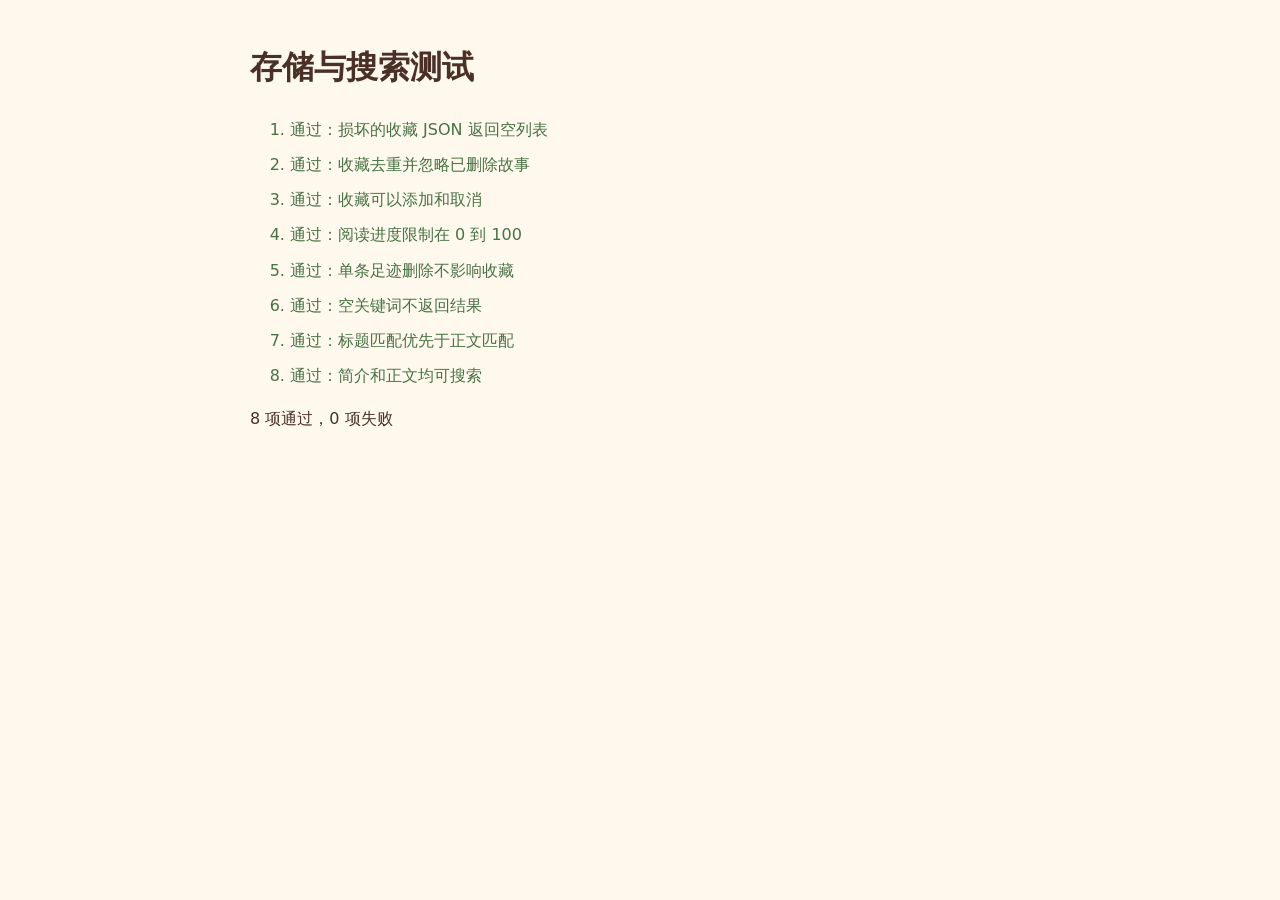
<file: tests.html>
<!doctype html>
<html lang="zh-CN">
<head>
  <meta charset="utf-8">
  <meta name="viewport" content="width=device-width, initial-scale=1">
  <title>安徒生童话屋 - 轻量测试</title>
  <link rel="icon" href="data:image/svg+xml,%3Csvg xmlns='http://www.w3.org/2000/svg' viewBox='0 0 32 32'%3E%3Crect width='32' height='32' rx='8' fill='%23EE7B4B'/%3E%3Cpath d='M7 8c5-1 9 0 9 3v13c0-3-4-4-9-3V8Zm18 0c-5-1-9 0-9 3v13c0-3 4-4 9-3V8Z' fill='none' stroke='white' stroke-width='2'/%3E%3C/svg%3E">
  <style>body{font:16px/1.7 system-ui,sans-serif;max-width:780px;margin:40px auto;padding:0 20px;color:#4A3026;background:#FFF9ED}li{margin:8px 0}.pass{color:#477245}.fail{color:#A23D32}</style>
</head>
<body><h1>存储与搜索测试</h1><ol id="results"></ol><p id="summary"></p>
<script>
window.stories = [
  { id: 'sea', title: '海的女儿', summary: '小人鱼的故事', content: '<p>她生活在蔚蓝的大海深处。</p>', category: '奇幻' },
  { id: 'duck', title: '丑小鸭', summary: '关于成长与勇气', content: '<p>湖边住着一只小鸭。</p>', category: '成长' }
];
</script>
<script src="storage.js"></script><script src="search.js"></script><script src="tests.js"></script>
</body></html>
</file>
<file: app.css>
/* Shared pages extend the accepted reading-page design system. */
.app-view { grid-row: 2; grid-column: 1 / -1; min-width: 0; min-height: 0; overflow-y: auto; background: var(--page); }
.app-view[hidden], #sidebar[hidden], #content-area[hidden], .mobile-menu-btn[hidden] { display: none !important; }
.page-shell { width: min(1160px, calc(100% - 40px)); margin: 0 auto; padding: 48px 0 64px; }
.page-heading { display: flex; align-items: end; justify-content: space-between; gap: 24px; margin-bottom: 28px; }
.page-heading h1 { margin: 0 0 8px; color: var(--ink); font-family: "ZCOOL KuaiLe", "Noto Serif SC", serif; font-size: clamp(30px, 4vw, 44px); letter-spacing: .04em; }
.page-heading p { margin: 0; color: var(--muted); line-height: 1.8; }
.welcome-panel { display: grid; grid-template-columns: 1.25fr .75fr; align-items: center; min-height: 270px; padding: 44px 52px; border: 1px solid var(--line); border-radius: 22px; background: var(--paper); box-shadow: 0 16px 35px rgba(113,75,45,.08); overflow: hidden; position: relative; }
.welcome-panel::after { content: ""; width: 210px; height: 210px; justify-self: center; border: 2px solid var(--line); border-radius: 50% 48% 45% 54%; background: radial-gradient(circle at 45% 40%, var(--yellow) 0 15%, transparent 16%), linear-gradient(165deg, transparent 48%, var(--sage) 49% 52%, transparent 53%); opacity: .75; transform: rotate(-8deg); }
.eyebrow { margin: 0 0 8px; color: var(--coral); font: 700 13px/1.4 "Noto Sans SC", sans-serif; letter-spacing: .14em; }
.welcome-panel h1 { margin: 0 0 14px; color: var(--ink); font-family: "ZCOOL KuaiLe", "Noto Serif SC", serif; font-size: clamp(36px, 5vw, 56px); font-weight: 600; }
.welcome-panel p { max-width: 560px; margin: 0 0 26px; color: var(--muted); font-size: 17px; line-height: 1.9; }
.section-block { margin-top: 42px; }.section-title { display: flex; align-items: center; justify-content: space-between; gap: 16px; margin-bottom: 18px; }.section-title h2 { margin: 0; color: var(--ink); font-size: 22px; }.section-title p { margin: 4px 0 0; color: var(--muted); font-size: 14px; }
.btn { min-height: 44px; display: inline-flex; align-items: center; justify-content: center; gap: 8px; padding: 0 18px; border: 1px solid var(--line); border-radius: 10px; background: var(--nav); color: var(--ink); cursor: pointer; text-decoration: none; transition: transform .15s ease, background .15s ease, border-color .15s ease; }.btn:hover { background: #FFF5E5; border-color: #DDB994; }.btn:active { transform: translateY(2px); }.btn.primary { border-color: var(--coral); background: var(--coral); color: white; }.btn.sage { border-color: var(--sage); background: var(--sage); color: white; }.btn.danger { color: #9C4B3E; }.btn svg, .card-icon-btn svg { width: 17px; height: 17px; fill: none; stroke: currentColor; stroke-width: 1.8; stroke-linecap: round; stroke-linejoin: round; }
.tool-btn.active { color: var(--coral); border-color: #E7B498; background: var(--selected); }.tool-btn.active svg { fill: currentColor; }
.story-grid { display: grid; grid-template-columns: repeat(3, minmax(0, 1fr)); gap: 18px; }.story-card { display: grid; grid-template-columns: 74px 1fr; gap: 17px; min-width: 0; padding: 20px; border: 1px solid var(--line); border-radius: 16px; background: var(--paper); box-shadow: 0 8px 20px rgba(113,75,45,.055); transition: transform .18s ease, box-shadow .18s ease; }.story-card:hover { transform: translateY(-2px); box-shadow: 0 12px 26px rgba(113,75,45,.09); }.book-cover { width: 74px; height: 94px; display: grid; place-items: center; border: 1px solid #DDBF9E; border-radius: 7px 10px 8px 7px; background: var(--cover, var(--sage)); box-shadow: 3px 3px 0 rgba(112,72,39,.08); position: relative; overflow: hidden; color: rgba(255,255,255,.85); }.book-cover::before { content: ""; width: 38px; height: 23px; border: 2px solid currentColor; border-radius: 50%; transform: rotate(-10deg); }.book-cover::after { content: ""; position: absolute; top: 20px; width: 12px; height: 12px; border-radius: 50%; background: currentColor; }.story-card:nth-child(3n+2) .book-cover { --cover: var(--coral); }.story-card:nth-child(3n) .book-cover { --cover: #D99B7B; }.story-card-body { min-width: 0; display: flex; flex-direction: column; }.story-card-top { display: flex; align-items: start; justify-content: space-between; gap: 8px; }.story-card h3 { margin: 1px 0 8px; color: var(--ink); font-size: 18px; }.story-card p { display: -webkit-box; -webkit-box-orient: vertical; -webkit-line-clamp: 3; overflow: hidden; margin: 0; color: var(--muted); font-size: 13px; line-height: 1.7; }.card-icon-btn { width: 44px; height: 44px; flex: 0 0 44px; display: grid; place-items: center; border: 0; border-radius: 10px; background: transparent; color: var(--muted); cursor: pointer; }.card-icon-btn:hover { background: var(--selected); color: var(--coral); }.card-icon-btn.active { color: var(--coral); }.card-icon-btn.active svg { fill: currentColor; }.story-card-actions { display: flex; align-items: center; justify-content: space-between; gap: 8px; margin-top: auto; padding-top: 14px; }.reading-state { color: var(--muted); font: 12px/1.4 "Noto Sans SC", sans-serif; }
.continue-card { display: grid; grid-template-columns: 82px 1fr auto; align-items: center; gap: 22px; padding: 20px 22px; border: 1px solid var(--line); border-radius: 16px; background: var(--selected); }.continue-card .book-cover { width: 62px; height: 78px; }.continue-card h3 { margin: 0 0 5px; color: var(--ink); font-size: 19px; }.continue-card p { margin: 0 0 10px; color: var(--muted); font-size: 13px; }.mini-progress { width: min(360px, 100%); height: 7px; border-radius: 8px; background: rgba(255,255,255,.65); overflow: hidden; }.mini-progress span { display: block; height: 100%; border-radius: inherit; background: var(--sage); }
.list-grid { display: grid; gap: 14px; }.list-card { display: grid; grid-template-columns: 68px 1fr auto; align-items: center; gap: 20px; padding: 18px 20px; border: 1px solid var(--line); border-radius: 15px; background: var(--paper); }.list-card .book-cover { width: 58px; height: 74px; }.list-card h3 { margin: 0 0 6px; color: var(--ink); font-size: 18px; }.list-card p { margin: 0; color: var(--muted); font-size: 13px; line-height: 1.7; }.list-actions { display: flex; gap: 8px; flex-wrap: wrap; justify-content: flex-end; }
.empty-state { display: grid; place-items: center; min-height: 310px; padding: 46px 24px; border: 1px dashed var(--line); border-radius: 18px; background: var(--paper); text-align: center; }.empty-illustration { width: 78px; height: 62px; margin-bottom: 18px; color: var(--sage); }.empty-state h2 { margin: 0 0 10px; color: var(--ink); font-size: 22px; }.empty-state p { margin: 0 0 22px; color: var(--muted); line-height: 1.8; }
.search-overlay { position: fixed; inset: 0; z-index: 100; display: grid; align-items: start; justify-items: center; padding: 86px 18px 30px; background: rgba(58,43,34,.28); backdrop-filter: blur(3px); }.search-overlay[hidden] { display: none; }.search-dialog { width: min(760px, 100%); max-height: calc(100vh - 116px); display: flex; flex-direction: column; overflow: hidden; border: 1px solid var(--line); border-radius: 18px; background: var(--paper); box-shadow: 0 24px 70px rgba(67,42,25,.2); }.search-form { display: grid; grid-template-columns: auto 1fr auto; align-items: center; gap: 12px; padding: 14px 16px; border-bottom: 1px solid var(--line); }.search-form svg { width: 21px; color: var(--muted); }.search-input { min-width: 0; height: 44px; border: 0; outline: 0; background: transparent; color: var(--ink); font-size: 17px; }.search-input::placeholder { color: #A99184; }.search-results { min-height: 180px; overflow-y: auto; padding: 12px; }.search-result { width: 100%; display: grid; grid-template-columns: 48px 1fr auto; gap: 14px; align-items: center; padding: 12px; border: 0; border-radius: 12px; background: transparent; color: inherit; text-align: left; cursor: pointer; }.search-result:hover, .search-result:focus-visible { background: var(--selected); outline: none; }.search-result .book-cover { width: 44px; height: 56px; }.search-result h3 { margin: 0 0 4px; color: var(--ink); font-size: 16px; }.search-result p { margin: 0; color: var(--muted); font-size: 12px; line-height: 1.6; }.match-label { color: var(--coral); font: 12px "Noto Sans SC", sans-serif; white-space: nowrap; }.search-note { padding: 42px 18px; color: var(--muted); text-align: center; line-height: 1.8; }.search-note strong { display: block; color: var(--ink); font-size: 18px; }.confirm-dialog { width: min(420px, calc(100% - 36px)); padding: 28px; border: 1px solid var(--line); border-radius: 18px; background: var(--paper); box-shadow: 0 20px 55px rgba(67,42,25,.2); }.confirm-dialog h2 { margin: 0 0 9px; color: var(--ink); }.confirm-dialog p { margin: 0 0 22px; color: var(--muted); line-height: 1.75; }.confirm-actions { display: flex; justify-content: flex-end; gap: 10px; }
.mobile-nav-btn { display: none; }.mobile-nav { display: none; }.nav-backdrop { display: none; }
.error-page { max-width: 620px; margin: 10vh auto 0; text-align: center; }.error-page h1 { color: var(--ink); font-size: 34px; }.error-page p { color: var(--muted); line-height: 1.8; }
body.night .welcome-panel, body.night .story-card, body.night .list-card, body.night .empty-state, body.night .search-dialog, body.night .confirm-dialog { background: var(--paper); }.night .btn, .night .search-result { color: var(--ink); }.night .btn:hover, .night .search-result:hover { background: var(--selected); }
@media (max-width: 950px) { .story-grid { grid-template-columns: repeat(2, minmax(0, 1fr)); }.welcome-panel { grid-template-columns: 1fr .55fr; padding: 38px; } }
@media (max-width: 700px) { .app-view { grid-row: 2; }.page-shell { width: min(100% - 32px, 560px); padding: 28px 0 100px; }.page-heading { align-items: start; flex-direction: column; margin-bottom: 20px; }.welcome-panel { grid-template-columns: 1fr; min-height: auto; padding: 30px 24px; }.welcome-panel::after { display: none; }.story-grid { grid-template-columns: 1fr; }.continue-card, .list-card { grid-template-columns: 58px 1fr; gap: 14px; }.continue-card > .btn, .list-actions { grid-column: 1 / -1; }.list-actions { justify-content: stretch; }.list-actions .btn { flex: 1; }.mobile-nav-btn { width: 44px; height: 44px; display: grid; place-items: center; border: 1px solid var(--line); border-radius: 12px; background: transparent; color: var(--ink); }.mobile-nav-btn svg { width: 20px; stroke: currentColor; }.top-actions { gap: 5px; }.mobile-nav { display: grid; position: fixed; top: 62px; left: 0; right: 0; z-index: 90; padding: 12px 16px 18px; border-bottom: 1px solid var(--line); background: var(--nav); box-shadow: 0 12px 22px rgba(73,46,28,.1); transform: translateY(-130%); transition: transform .24s ease; }.mobile-nav.open { transform: translateY(0); }.mobile-nav a { min-height: 46px; display: flex; align-items: center; padding: 0 12px; border-radius: 9px; color: var(--muted); text-decoration: none; }.mobile-nav a.active { background: var(--selected); color: var(--ink); font-weight: 700; }.nav-backdrop { position: fixed; inset: 62px 0 0; z-index: 80; background: rgba(53,36,27,.2); }.nav-backdrop.show { display: block; }.search-overlay { padding-top: 70px; }.search-dialog { max-height: calc(100vh - 86px); border-radius: 15px; }.search-result { grid-template-columns: 46px 1fr; }.match-label { grid-column: 2; }.section-title { align-items: start; }.section-title .btn { flex: 0 0 auto; } }
@media (max-width: 390px) { .page-shell { width: calc(100% - 28px); }.story-card { grid-template-columns: 64px 1fr; padding: 16px; }.book-cover { width: 64px; height: 84px; }.welcome-panel h1 { font-size: 34px; }.search-form { gap: 8px; padding: 10px 12px; } }
</file>
